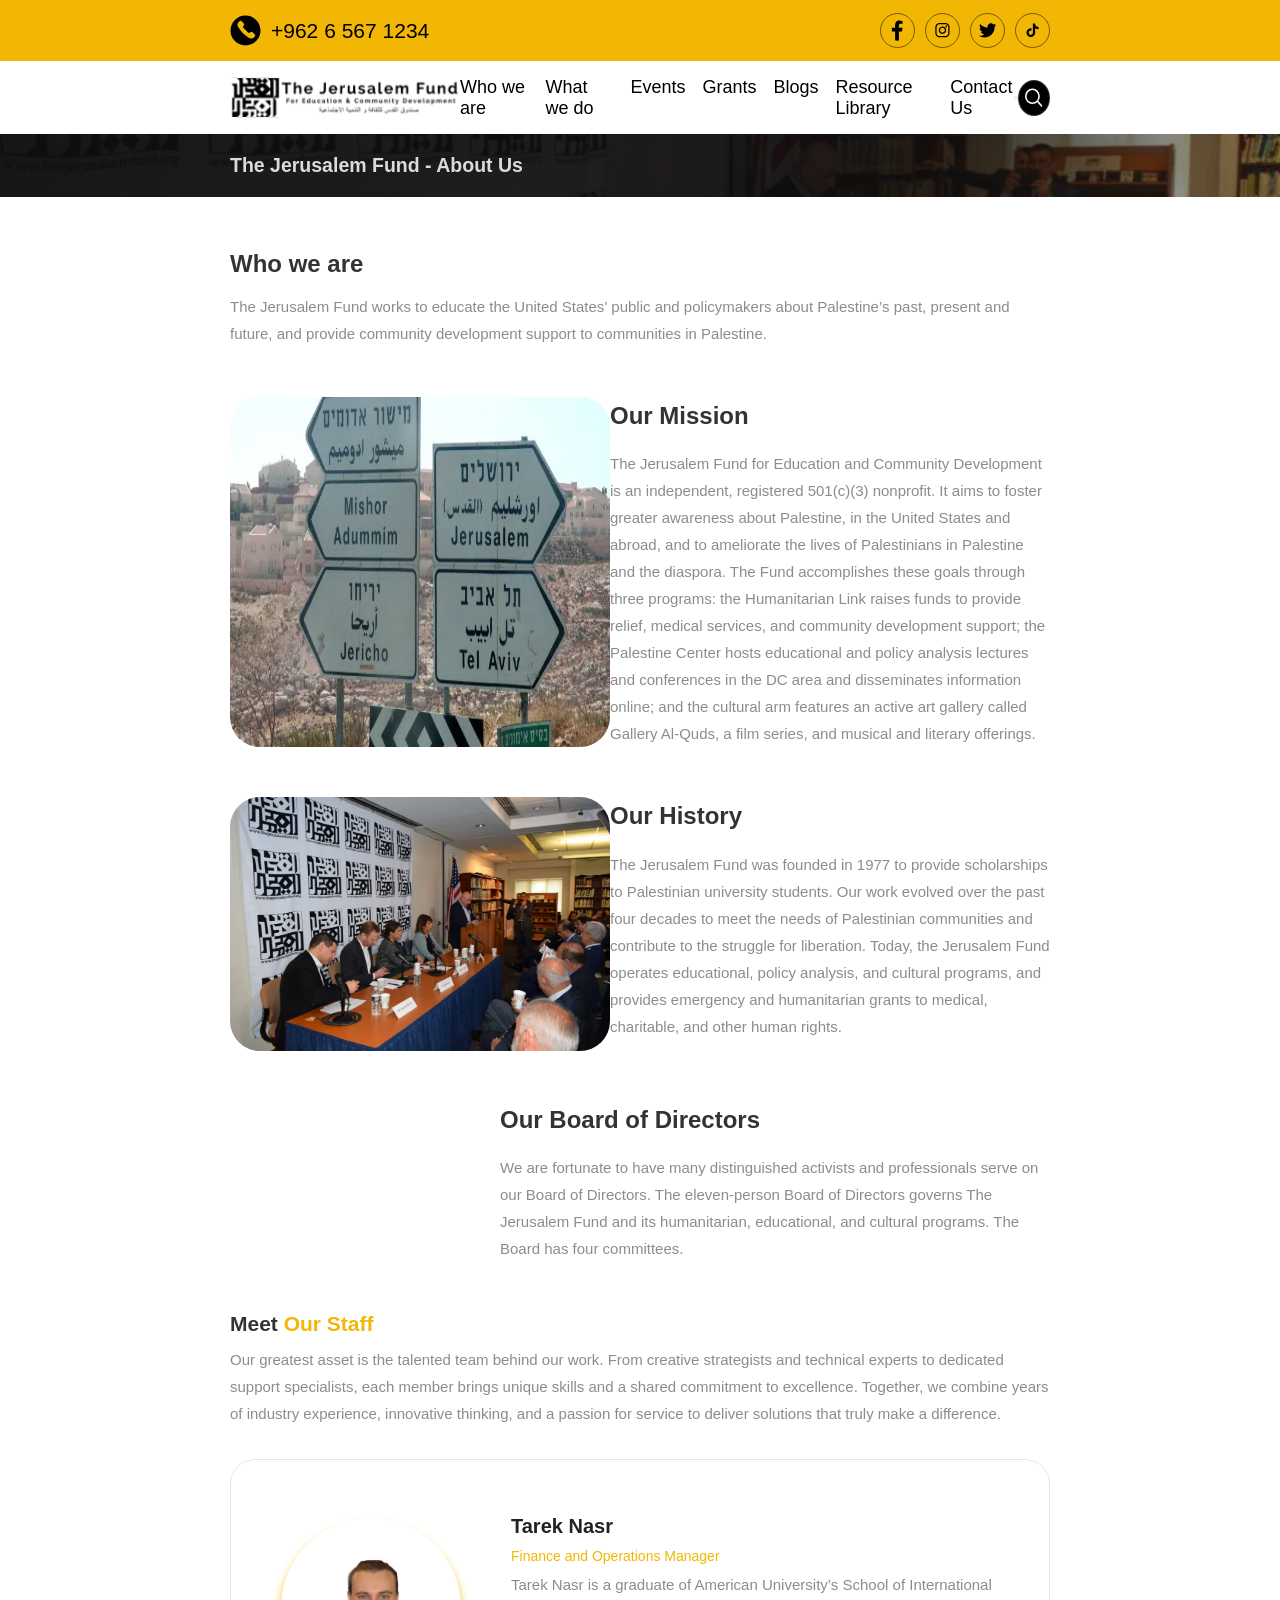
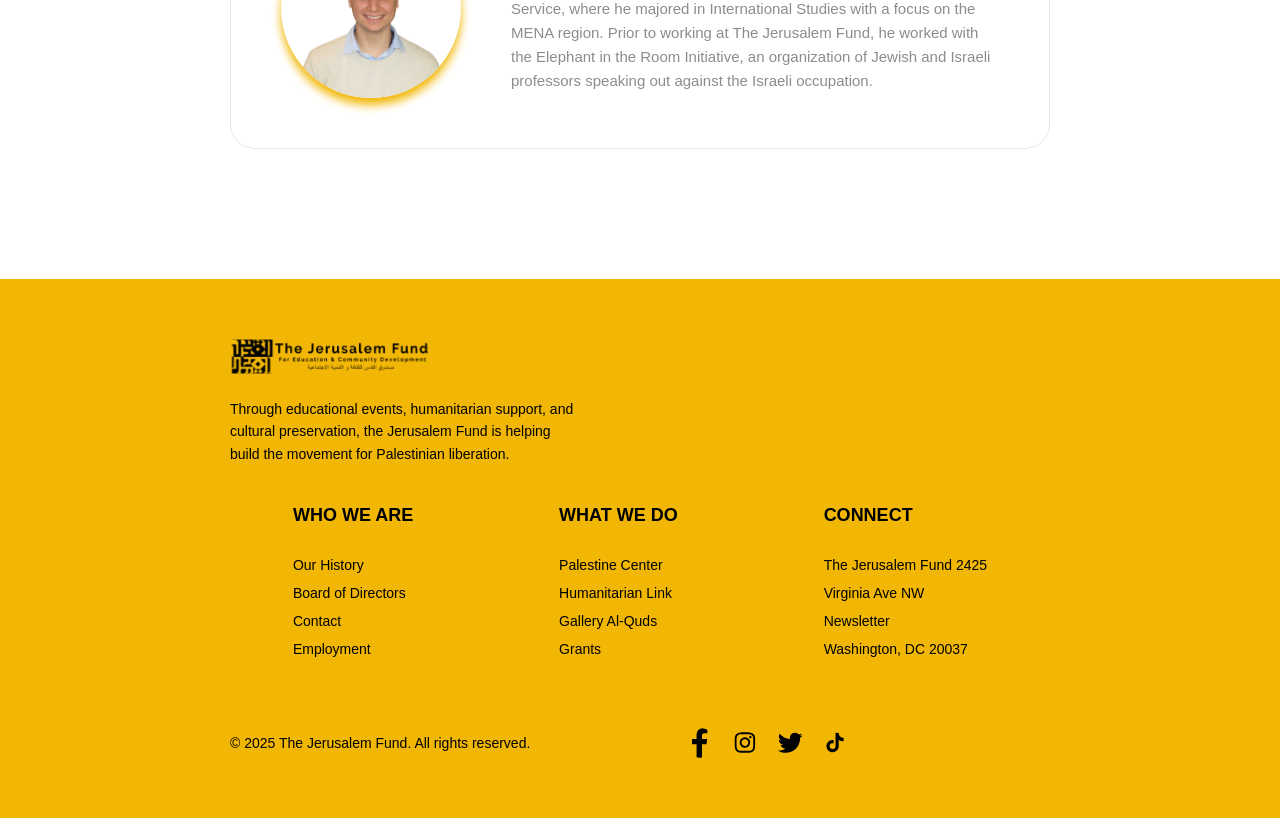
<file: pages/about-us.html>
<!DOCTYPE html>
<html lang="ar">

<head>
    <meta charset="UTF-8">
    <meta name="viewport" content="width=device-width, initial-scale=1.0">
    <title>About Us</title>
    <link rel="stylesheet" href="../css/about-us.css">
    <link rel="stylesheet" href="../javascript.js">
</head>

<body>

    <header>
        <div class="contact-info">
            <div class="phone-info">
                <img src="./images/phone-icon.svg" alt="phone-icon">
                <span>+962 6 567 1234</span>
            </div>

            <div class="social-icons">
                <img src="./images/facebook.svg" alt="facebook-icon">
                <img src="./images/instagram.svg" alt="instagram-icon">
                <img src="./images/twitter.svg" alt="twitter-icon">
                <img src="./images/tiktok.svg" alt="tiktok-icon">
            </div>
        </div>

        <nav class="main-nav">
            <img src="./images/navbar-logo.svg" alt="navbar-logo" class="navbar-logo">

            <div class="nav-links-container">
                <ul class="nav-links">
                    <li><a href="#">Who we are</a></li>
                    <li><a href="#">What we do</a></li>
                    <li><a href="#">Events</a></li>
                    <li><a href="#">Grants</a></li>
                    <li><a href="#">Blogs</a></li>
                    <li><a href="#">Resource Library</a></li>
                    <li><a href="#">Contact Us</a></li>
                </ul>
            </div>


            <button class="nav-toggle" aria-label="Toggle navigation">
                <span class="hamburger">☰</span>
            </button>
            <div class="search-icon">
                <img src="./images/search-icon.svg" alt="Search Icon"
                    style="width: 100%; height: 100%; object-fit: contain;">
            </div>

        </nav>

        <div class="page-path">
            <h2>The Jerusalem Fund - <span>About Us</span></h2>
        </div>
    </header>

    <section class="about-us-section">
        <div>
            <div class="about-us-title">
                <h2>Who we are</h2>
                <p>The Jerusalem Fund works to educate the United States’ public and policymakers about Palestine’s
                    past, present and future, and provide community development support to communities in Palestine.</p>
            </div>
        </div>
        <div class="about-us-content">
            <div class="our-mission">
                <img src=".//images/cities-image.png" alt="nav-meeting" class="mission-image">
                <div class="mission-text">
                    <h3>Our Mission</h3>
                    <p>The Jerusalem Fund for Education and Community Development is an independent, registered
                        501(c)(3) nonprofit. It aims to foster greater awareness about Palestine, in the United States
                        and abroad, and to ameliorate the lives of Palestinians in Palestine and the diaspora. The Fund
                        accomplishes these goals through three programs: the Humanitarian Link raises funds to provide
                        relief, medical services, and community development support; the Palestine Center hosts
                        educational and policy analysis lectures and conferences in the DC area and disseminates
                        information online; and the cultural arm features an active art gallery called Gallery Al-Quds,
                        a film series, and musical and literary offerings.
                </div>
            </div>
            <div class="our-mission">
                <img src=".//images/nav-meeting.png" alt="nav-meeting" class="mission-image">
                <div class="mission-text">
                    <h3>Our History </h3>
                    <p>The Jerusalem Fund was founded in 1977 to provide scholarships to Palestinian university
                        students. Our work evolved over the past four decades to meet the needs of Palestinian
                        communities and contribute to the struggle for liberation. Today, the Jerusalem Fund operates
                        educational, policy analysis, and cultural programs, and provides emergency and humanitarian
                        grants to medical, charitable, and other human rights.</p>
                </div>
            </div>
            <div class="our-mission">
                <div alt="nav-meeting" class="mission-image">
                </div>
                <div class="mission-text">
                    <h3>Our Board of Directors </h3>
                    <p>We are fortunate to have many distinguished activists and professionals serve on our Board of
                        Directors. The eleven-person Board of Directors governs The Jerusalem Fund and its humanitarian,
                        educational, and cultural programs. The Board has four committees.</p>
                </div>
            </div>
        </div>

        <div class="staff-section">
            <div class="staff-title">
                <h1>Meet <span class="yellow-word">Our Staff</span></h1>
                <p>Our greatest asset is the talented team behind our work. From creative strategists and technical
                    experts to dedicated support specialists, each member brings unique skills and a shared commitment
                    to excellence. Together, we combine years of industry experience, innovative thinking, and a passion
                    for service to deliver solutions that truly make a difference.</p>
            </div>
            <div class="staff-member">
                <img src="./images/staff-background.png" alt="Portrait of Tarek Nasr" class="staff-background">

                <div class="staff-info">
                    <div class="staff-details">
                        <h2 class="staff-name">Tarek Nasr</h2>
                        <span class="staff-title yellow-word">Finance and Operations Manager</span>
                    </div>

                    <p class="staff-description">
                        Tarek Nasr is a graduate of American University’s School of International Service, where he
                        majored in International Studies with a focus on the MENA region. Prior to working at The
                        Jerusalem Fund, he worked with the Elephant in the Room Initiative, an organization of
                        Jewish and Israeli professors speaking out against the Israeli occupation.
                    </p>
                </div>
            </div>

        </div>
    </section>

    <footer class="footer">
        <div class="footer-container">
            <div class="footer-logo">
                <img src="./images/navbar-logo.svg" alt="The Jerusalem Fund Logo">
                <p>
                    Through educational events, humanitarian support, and cultural preservation, the Jerusalem Fund is
                    helping build the movement for Palestinian liberation.
                </p>
            </div>

            <div class="footer-links">
                <div class="footer-section">
                    <h3>WHO WE ARE</h3>
                    <ul>
                        <li><a href="#">Our History</a></li>
                        <li><a href="#">Board of Directors</a></li>
                        <li><a href="#">Contact</a></li>
                        <li><a href="#">Employment</a></li>
                    </ul>
                </div>
                <div class="footer-section">
                    <h3>WHAT WE DO</h3>
                    <ul>
                        <li><a href="#">Palestine Center</a></li>
                        <li><a href="#">Humanitarian Link</a></li>
                        <li><a href="#">Gallery Al-Quds</a></li>
                        <li><a href="#">Grants</a></li>
                    </ul>
                </div>
                <div class="footer-section">
                    <h3>CONNECT</h3>
                    <ul>
                        <li><a href="#">The Jerusalem Fund 2425</a></li>
                        <li><a href="#">Virginia Ave NW</a></li>
                        <li><a href="#">Newsletter</a></li>
                        <li><a href="#">Washington, DC 20037</a></li>
                    </ul>
                </div>
            </div>

            <div class="footer-social">
                <div class="footer-copyright">
                    <p>&copy; 2025 The Jerusalem Fund. All rights reserved.</p>
                </div>
                <div class="footer-social-icons">
                    <img src="./images/facebook.svg" alt="facebook-icon">
                    <img src="./images/instagram.svg" alt="instagram-icon">
                    <img src="./images/twitter.svg" alt="twitter-icon">
                    <img src="./images/tiktok.svg" alt="tiktok-icon">
                </div>
            </div>
        </div>
    </footer>



    <script>
        const navToggle = document.querySelector('.nav-toggle');
        const navLinksContainer = document.querySelector('.nav-links-container');

        navToggle.addEventListener('click', () => {
            navLinksContainer.classList.toggle('active');
            navToggle.classList.toggle('open');
        });

    </script>

    <script>
        document.addEventListener("DOMContentLoaded", function () {
            const paragraph = document.getElementById("clamp-paragraph");
            const toggleBtn = document.getElementById("readMoreToggle");

            const checkLines = () => {
                const lineHeight = parseFloat(getComputedStyle(paragraph).lineHeight);
                const lines = Math.round(paragraph.scrollHeight / lineHeight);

                if (lines <= 3) {
                    toggleBtn.style.display = "none";
                }
            };

            checkLines();

            toggleBtn.addEventListener("click", function (e) {
                e.preventDefault();
                paragraph.classList.toggle("expanded");

                toggleBtn.textContent = paragraph.classList.contains("expanded")
                    ? "read less"
                    : "...read more";
            });
        });
    </script>

    <script>
        const toggleBtn = document.querySelector(".nav-toggle");
        const navLinksContainer = document.querySelector(".nav-links-container");

        toggleBtn.addEventListener("click", () => {
            navLinksContainer.classList.toggle("active");
        });
    </script>


</body>

</html>
</file>
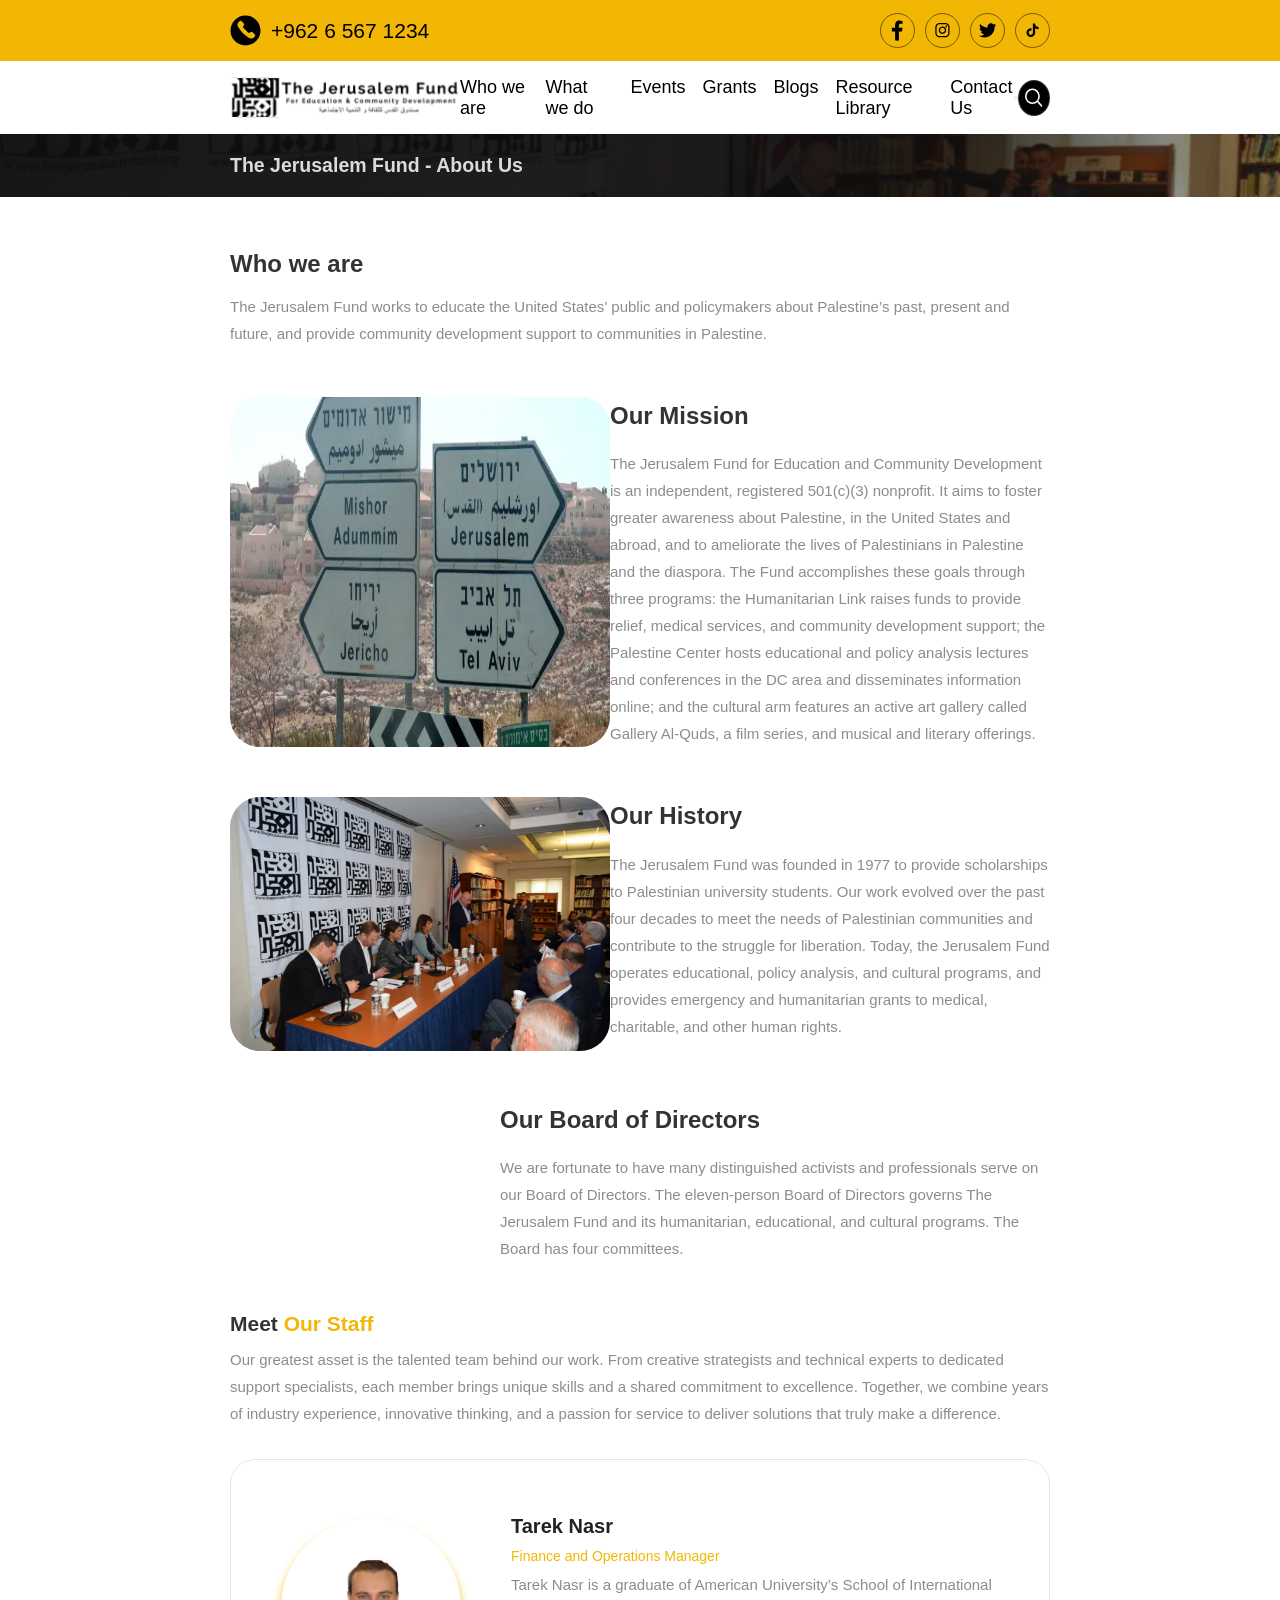
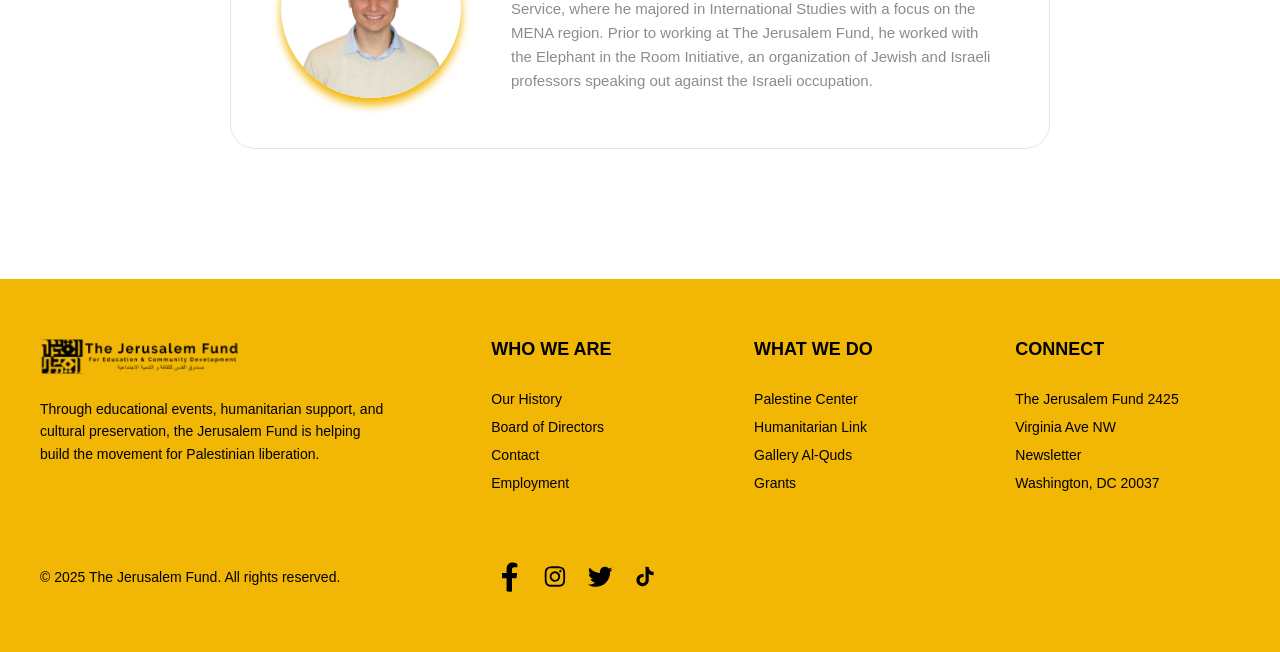
<file: pages/aboutus.html>
<!DOCTYPE html>
<html lang="ar">

<head>
    <meta charset="UTF-8">
    <meta name="viewport" content="width=device-width, initial-scale=1.0">
    <title>About Us</title>
    <link rel="stylesheet" href="../css/aboutus.css">
    <link rel="stylesheet" href="../javascript.js">
</head>

<body>

    <header>
        <div class="contact-info">
            <div class="phone-info">
                <img src="./images/phone-icon.svg" alt="phone-icon">
                <span>+962 6 567 1234</span>
            </div>

            <div class="social-icons">
                <img src="./images/facebook.svg" alt="facebook-icon">
                <img src="./images/instagram.svg" alt="instagram-icon">
                <img src="./images/twitter.svg" alt="twitter-icon">
                <img src="./images/tiktok.svg" alt="tiktok-icon">
            </div>
        </div>

        <nav class="main-nav">
            <img src="./images/navbar-logo.svg" alt="navbar-logo" class="navbar-logo">

            <div class="nav-links-container">
                <ul class="nav-links">
                    <li><a href="#">Who we are</a></li>
                    <li><a href="#">What we do</a></li>
                    <li><a href="#">Events</a></li>
                    <li><a href="#">Grants</a></li>
                    <li><a href="#">Blogs</a></li>
                    <li><a href="#">Resource Library</a></li>
                    <li><a href="#">Contact Us</a></li>
                </ul>
            </div>


            <button class="nav-toggle" aria-label="Toggle navigation">
                <span class="hamburger">☰</span>
            </button>
            <div class="search-icon">
                <img src="./images/search-icon.svg" alt="Search Icon"
                    style="width: 100%; height: 100%; object-fit: contain;">
            </div>

        </nav>

        <div class="page-path">
            <h2>The Jerusalem Fund - <span>About Us</span></h2>
        </div>
    </header>

    <section class="about-us-section">
        <div>
            <div class="about-us-title">
                <h2>Who we are</h2>
                <p>The Jerusalem Fund works to educate the United States’ public and policymakers about Palestine’s
                    past, present and future, and provide community development support to communities in Palestine.</p>
            </div>
        </div>
        <div class="about-us-content">
            <div class="our-mission">
                <img src=".//images/cities-image.png" alt="nav-meeting" class="mission-image">
                <div class="mission-text">
                    <h3>Our Mission</h3>
                    <p>The Jerusalem Fund for Education and Community Development is an independent, registered
                        501(c)(3) nonprofit. It aims to foster greater awareness about Palestine, in the United States
                        and abroad, and to ameliorate the lives of Palestinians in Palestine and the diaspora. The Fund
                        accomplishes these goals through three programs: the Humanitarian Link raises funds to provide
                        relief, medical services, and community development support; the Palestine Center hosts
                        educational and policy analysis lectures and conferences in the DC area and disseminates
                        information online; and the cultural arm features an active art gallery called Gallery Al-Quds,
                        a film series, and musical and literary offerings.
                </div>
            </div>
            <div class="our-mission">
                <img src=".//images/nav-meeting.png" alt="nav-meeting" class="mission-image">
                <div class="mission-text">
                    <h3>Our History </h3>
                    <p>The Jerusalem Fund was founded in 1977 to provide scholarships to Palestinian university
                        students. Our work evolved over the past four decades to meet the needs of Palestinian
                        communities and contribute to the struggle for liberation. Today, the Jerusalem Fund operates
                        educational, policy analysis, and cultural programs, and provides emergency and humanitarian
                        grants to medical, charitable, and other human rights.</p>
                </div>
            </div>
            <div class="our-mission">
                <div alt="nav-meeting" class="mission-image">
                </div>
                <div class="mission-text">
                    <h3>Our Board of Directors </h3>
                    <p>We are fortunate to have many distinguished activists and professionals serve on our Board of
                        Directors. The eleven-person Board of Directors governs The Jerusalem Fund and its humanitarian,
                        educational, and cultural programs. The Board has four committees.</p>
                </div>
            </div>
        </div>

        <div class="staff-section">
            <div class="staff-title">
                <h1>Meet <span class="yellow-word">Our Staff</span></h1>
                <p>Our greatest asset is the talented team behind our work. From creative strategists and technical
                    experts to dedicated support specialists, each member brings unique skills and a shared commitment
                    to excellence. Together, we combine years of industry experience, innovative thinking, and a passion
                    for service to deliver solutions that truly make a difference.</p>
            </div>
            <div class="staff-member">
                <img src="./images/staff-background.png" alt="Portrait of Tarek Nasr" class="staff-background">

                <div class="staff-info">
                    <div class="staff-details">
                        <h2 class="staff-name">Tarek Nasr</h2>
                        <span class="staff-title yellow-word">Finance and Operations Manager</span>
                    </div>

                    <p class="staff-description">
                        Tarek Nasr is a graduate of American University’s School of International Service, where he
                        majored in International Studies with a focus on the MENA region. Prior to working at The
                        Jerusalem Fund, he worked with the Elephant in the Room Initiative, an organization of
                        Jewish and Israeli professors speaking out against the Israeli occupation.
                    </p>
                </div>
            </div>

        </div>
    </section>

    <footer class="footer">
        <div class="footer-container">
            <div class="footer-logo">
                <img src="./images/navbar-logo.svg" alt="The Jerusalem Fund Logo">
                <p>
                    Through educational events, humanitarian support, and cultural preservation, the Jerusalem Fund is
                    helping build the movement for Palestinian liberation.
                </p>
            </div>

            <div class="footer-links">
                <div class="footer-section">
                    <h3>WHO WE ARE</h3>
                    <ul>
                        <li><a href="#">Our History</a></li>
                        <li><a href="#">Board of Directors</a></li>
                        <li><a href="#">Contact</a></li>
                        <li><a href="#">Employment</a></li>
                    </ul>
                </div>
                <div class="footer-section">
                    <h3>WHAT WE DO</h3>
                    <ul>
                        <li><a href="#">Palestine Center</a></li>
                        <li><a href="#">Humanitarian Link</a></li>
                        <li><a href="#">Gallery Al-Quds</a></li>
                        <li><a href="#">Grants</a></li>
                    </ul>
                </div>
                <div class="footer-section">
                    <h3>CONNECT</h3>
                    <ul>
                        <li><a href="#">The Jerusalem Fund 2425</a></li>
                        <li><a href="#">Virginia Ave NW</a></li>
                        <li><a href="#">Newsletter</a></li>
                        <li><a href="#">Washington, DC 20037</a></li>
                    </ul>
                </div>
            </div>

            <div class="footer-social">
                <div class="footer-copyright">
                    <p>&copy; 2025 The Jerusalem Fund. All rights reserved.</p>
                </div>
                <div class="footer-social-icons">
                    <img src="./images/facebook.svg" alt="facebook-icon">
                    <img src="./images/instagram.svg" alt="instagram-icon">
                    <img src="./images/twitter.svg" alt="twitter-icon">
                    <img src="./images/tiktok.svg" alt="tiktok-icon">
                </div>
            </div>
        </div>
    </footer>



    <script>
        const navToggle = document.querySelector('.nav-toggle');
        const navLinksContainer = document.querySelector('.nav-links-container');

        navToggle.addEventListener('click', () => {
            navLinksContainer.classList.toggle('active');
            navToggle.classList.toggle('open');
        });

    </script>

    <script>
        document.addEventListener("DOMContentLoaded", function () {
            const paragraph = document.getElementById("clamp-paragraph");
            const toggleBtn = document.getElementById("readMoreToggle");

            const checkLines = () => {
                const lineHeight = parseFloat(getComputedStyle(paragraph).lineHeight);
                const lines = Math.round(paragraph.scrollHeight / lineHeight);

                if (lines <= 3) {
                    toggleBtn.style.display = "none";
                }
            };

            checkLines();

            toggleBtn.addEventListener("click", function (e) {
                e.preventDefault();
                paragraph.classList.toggle("expanded");

                toggleBtn.textContent = paragraph.classList.contains("expanded")
                    ? "read less"
                    : "...read more";
            });
        });
    </script>

    <script>
        const toggleBtn = document.querySelector(".nav-toggle");
        const navLinksContainer = document.querySelector(".nav-links-container");

        toggleBtn.addEventListener("click", () => {
            navLinksContainer.classList.toggle("active");
        });
    </script>


</body>

</html>
</file>
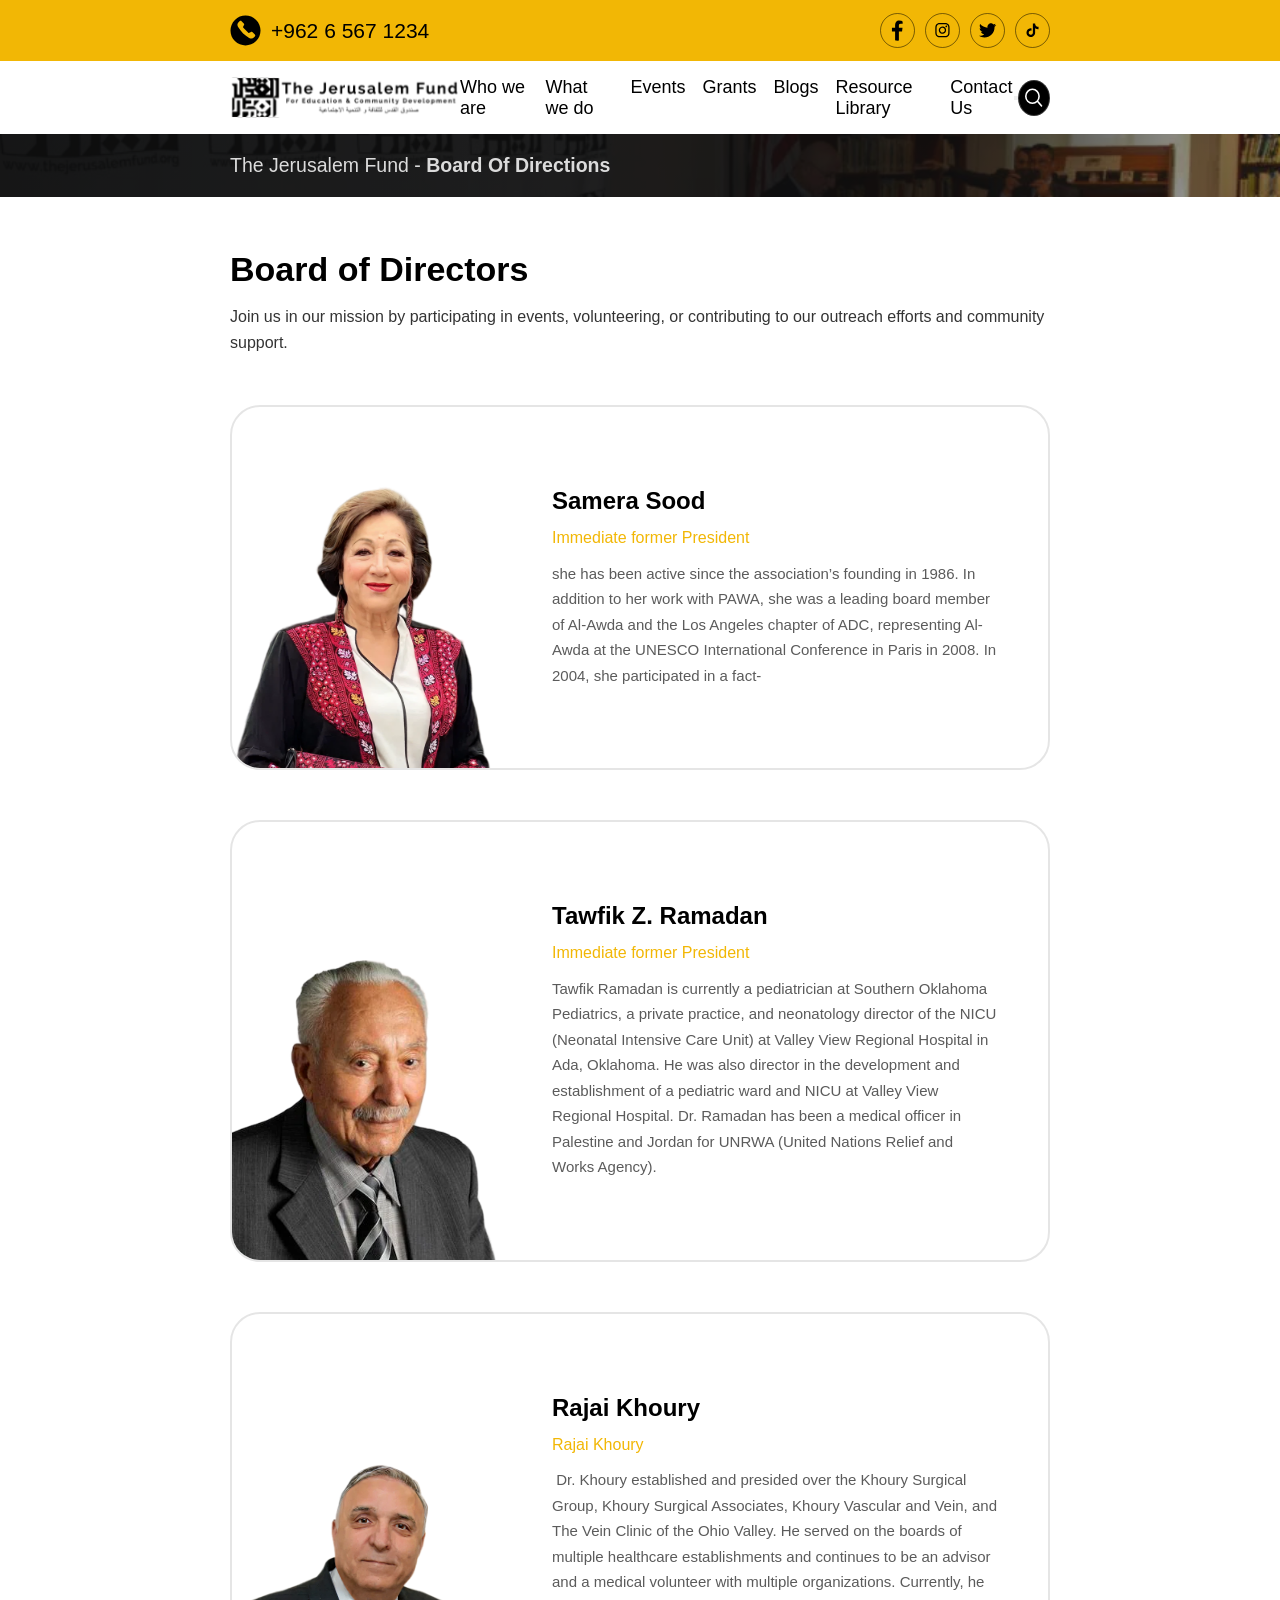
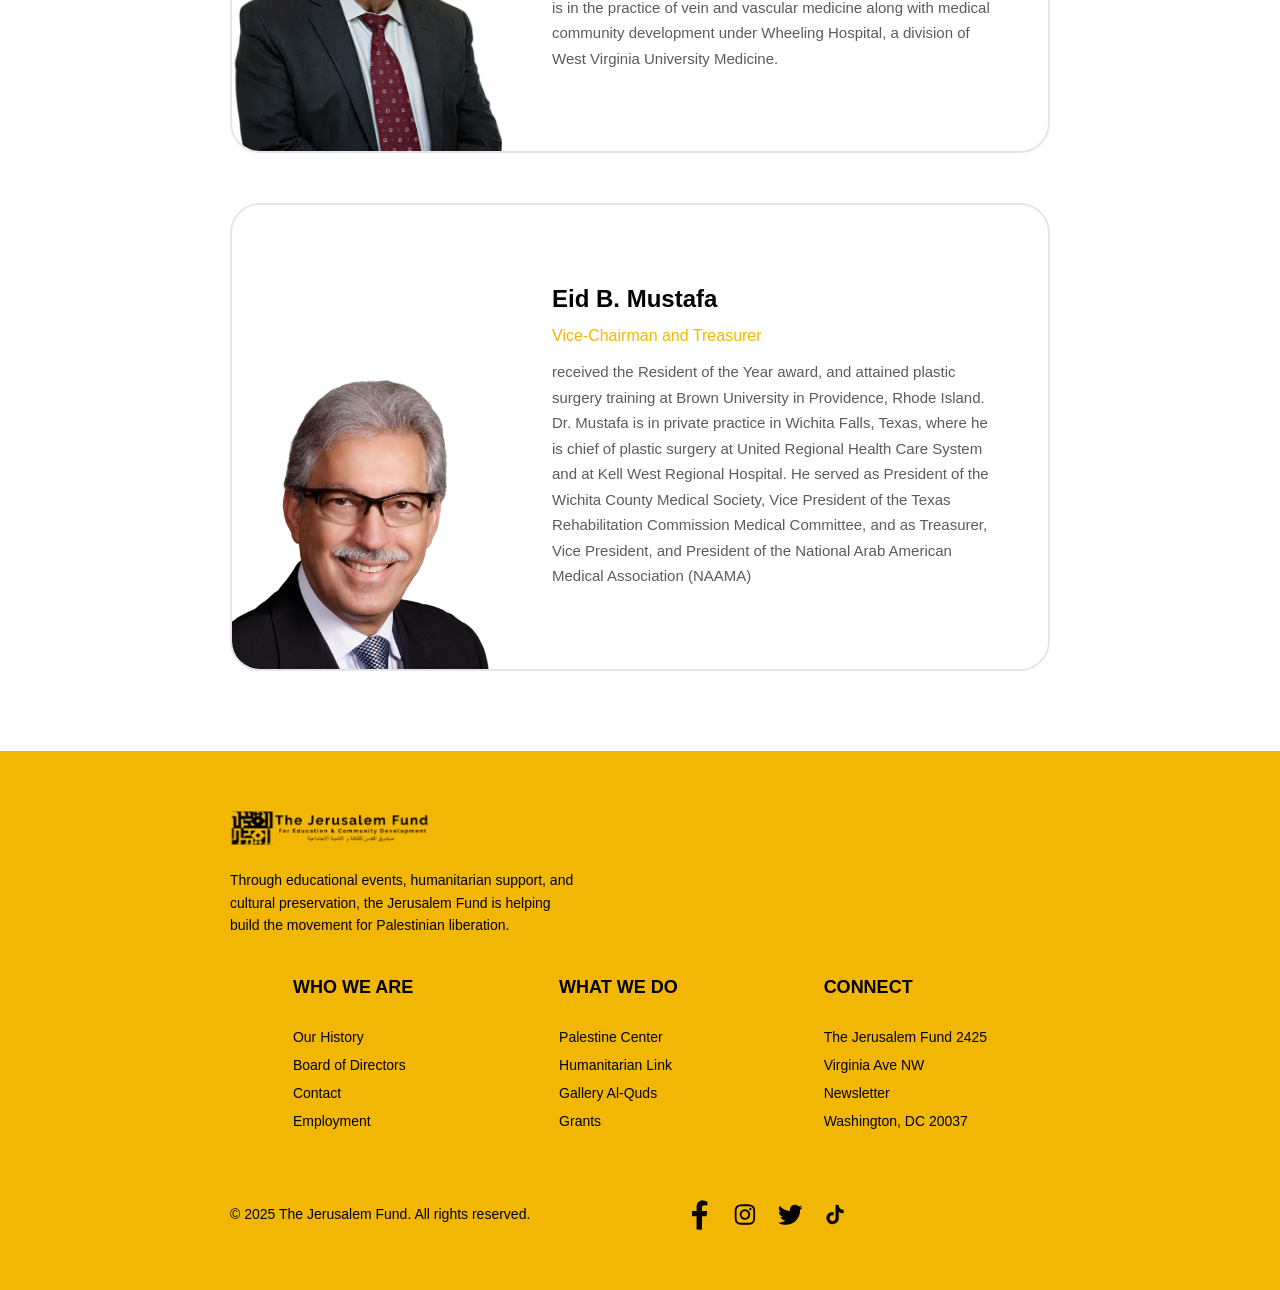
<file: pages/board.html>
<!DOCTYPE html>
<html lang="ar">

<head>
    <meta charset="UTF-8">
    <meta name="viewport" content="width=device-width, initial-scale=1.0">
    <title>Board</title>
    <link rel="stylesheet" href="../css/board.css">
</head>

<body>
    <header>
        <div class="contact-info">
            <div class="phone-info">
                <img src="./images/phone-icon.svg" alt="phone-icon">
                <span>+962 6 567 1234</span>
            </div>

            <div class="social-icons">
                <img src="./images/facebook.svg" alt="facebook-icon">
                <img src="./images/instagram.svg" alt="instagram-icon">
                <img src="./images/twitter.svg" alt="twitter-icon">
                <img src="./images/tiktok.svg" alt="tiktok-icon">
            </div>
        </div>

        <nav class="main-nav">
            <img src="./images/navbar-logo.svg" alt="navbar-logo" class="navbar-logo">

            <div class="nav-links-container">
                <ul class="nav-links">
                    <li><a href="#">Who we are</a></li>
                    <li><a href="#">What we do</a></li>
                    <li><a href="#">Events</a></li>
                    <li><a href="#">Grants</a></li>
                    <li><a href="#">Blogs</a></li>
                    <li><a href="#">Resource Library</a></li>
                    <li><a href="#">Contact Us</a></li>
                </ul>
            </div>


            <button class="nav-toggle" aria-label="Toggle navigation">
                <span class="hamburger">☰</span>
            </button>
            <div class="search-icon">
                <img src="./images/search-icon.svg" alt="Search Icon"
                    style="width: 100%; height: 100%; object-fit: contain;">
            </div>

        </nav>

        <div class="page-path">
            <h2>The Jerusalem Fund - <span>Board Of Directions</span></h2>
        </div>
    </header>


    <section class="board-section">
        <div class="board-container">
            <div class="board-header">
                <h1>Board of Directors</h1>
                <p>Join us in our mission by participating in events, volunteering, or contributing to our outreach
                    efforts and community support.</p>
            </div>
            <div class="board-members">
                <div class="board-member">
                    <div class="member-image-container">
                        <img src="./images/board-member1.png" alt=" Member Image" class="member-image" style="transform: scale(2); object-position: -22px 80px;">
                    </div>
                    <div class="member-info">
                        <h3>Samera Sood</h3>
                        <p>Immediate former President</p>
                        <span>she has been active since the association’s founding in 1986. In addition to her work with
                            PAWA, she was a leading board member of Al-Awda and the Los Angeles chapter of ADC,
                            representing Al-Awda at the UNESCO International Conference in Paris in 2008. In 2004, she
                            participated in a fact-</span>
                    </div>
                </div>
                <div class="board-member">
                    <div class="member-image-container">
                        <img src="./images/board-member2.png" alt=" Member Image" class="member-image" style="transform: scaleX(-1);">
                    </div>
                    <div class="member-info">
                        <h3>Tawfik Z. Ramadan</h3>
                        <p>Immediate former President</p>
                        <span>Tawfik Ramadan is currently a pediatrician at Southern Oklahoma Pediatrics, a private
                            practice, and neonatology director of the NICU (Neonatal Intensive Care Unit) at Valley View
                            Regional Hospital in Ada, Oklahoma. He was also director in the development and
                            establishment of a pediatric ward and NICU at Valley View Regional Hospital. Dr. Ramadan has
                            been a medical officer in Palestine and Jordan for UNRWA (United Nations Relief and Works
                            Agency).</span>
                    </div>
                </div>
                <div class="board-member">
                    <div class="member-image-container">
                        <img src="./images/board-member3.png" alt=" Member Image" class="member-image">
                    </div>
                    <div class="member-info">
                        <h3>Rajai Khoury</h3>
                        <p>Rajai Khoury</p>
                        <span> Dr. Khoury established and presided over the Khoury Surgical Group, Khoury Surgical
                            Associates, Khoury Vascular and Vein, and The Vein Clinic of the Ohio Valley. He served on
                            the boards of multiple healthcare establishments and continues to be an advisor and a
                            medical volunteer with multiple organizations. Currently, he is in the practice of vein and
                            vascular medicine along with medical community development under Wheeling Hospital, a
                            division of West Virginia University Medicine.</span>
                    </div>
                </div>
                <div class="board-member">
                    <div class="member-image-container">
                        <img src="./images/board-member4.png" alt=" Member Image" class="member-image">
                    </div>
                    <div class="member-info">
                        <h3>Eid B. Mustafa</h3>
                        <p>Vice-Chairman and Treasurer</p>
                        <span>received the Resident of the Year award, and attained plastic surgery training at Brown
                            University in Providence, Rhode Island. Dr. Mustafa is in private practice in Wichita Falls,
                            Texas, where he is chief of plastic surgery at United Regional Health Care System and at
                            Kell West Regional Hospital. He served as President of the Wichita County Medical Society,
                            Vice President of the Texas Rehabilitation Commission Medical Committee, and as Treasurer,
                            Vice President, and President of the National Arab American Medical Association
                            (NAAMA)</span>
                    </div>
                </div>
            </div>
        </div>
    </section>

    <footer class="footer">
        <div class="footer-container">
            <div class="footer-logo">
                <img src="./images/navbar-logo.svg" alt="The Jerusalem Fund Logo">
                <p>
                    Through educational events, humanitarian support, and cultural preservation, the Jerusalem Fund is
                    helping build the movement for Palestinian liberation.
                </p>
            </div>

            <div class="footer-links">
                <div class="footer-section">
                    <h3>WHO WE ARE</h3>
                    <ul>
                        <li><a href="#">Our History</a></li>
                        <li><a href="#">Board of Directors</a></li>
                        <li><a href="#">Contact</a></li>
                        <li><a href="#">Employment</a></li>
                    </ul>
                </div>
                <div class="footer-section">
                    <h3>WHAT WE DO</h3>
                    <ul>
                        <li><a href="#">Palestine Center</a></li>
                        <li><a href="#">Humanitarian Link</a></li>
                        <li><a href="#">Gallery Al-Quds</a></li>
                        <li><a href="#">Grants</a></li>
                    </ul>
                </div>
                <div class="footer-section">
                    <h3>CONNECT</h3>
                    <ul>
                        <li><a href="#">The Jerusalem Fund 2425</a></li>
                        <li><a href="#">Virginia Ave NW</a></li>
                        <li><a href="#">Newsletter</a></li>
                        <li><a href="#">Washington, DC 20037</a></li>
                    </ul>
                </div>
            </div>

            <div class="footer-social">
                <div class="footer-copyright">
                    <p>&copy; 2025 The Jerusalem Fund. All rights reserved.</p>
                </div>
                <div class="footer-social-icons">
                    <img src="./images/facebook.svg" alt="facebook-icon">
                    <img src="./images/instagram.svg" alt="instagram-icon">
                    <img src="./images/twitter.svg" alt="twitter-icon">
                    <img src="./images/tiktok.svg" alt="tiktok-icon">
                </div>
            </div>
        </div>
    </footer>

</body>

</html>
</file>
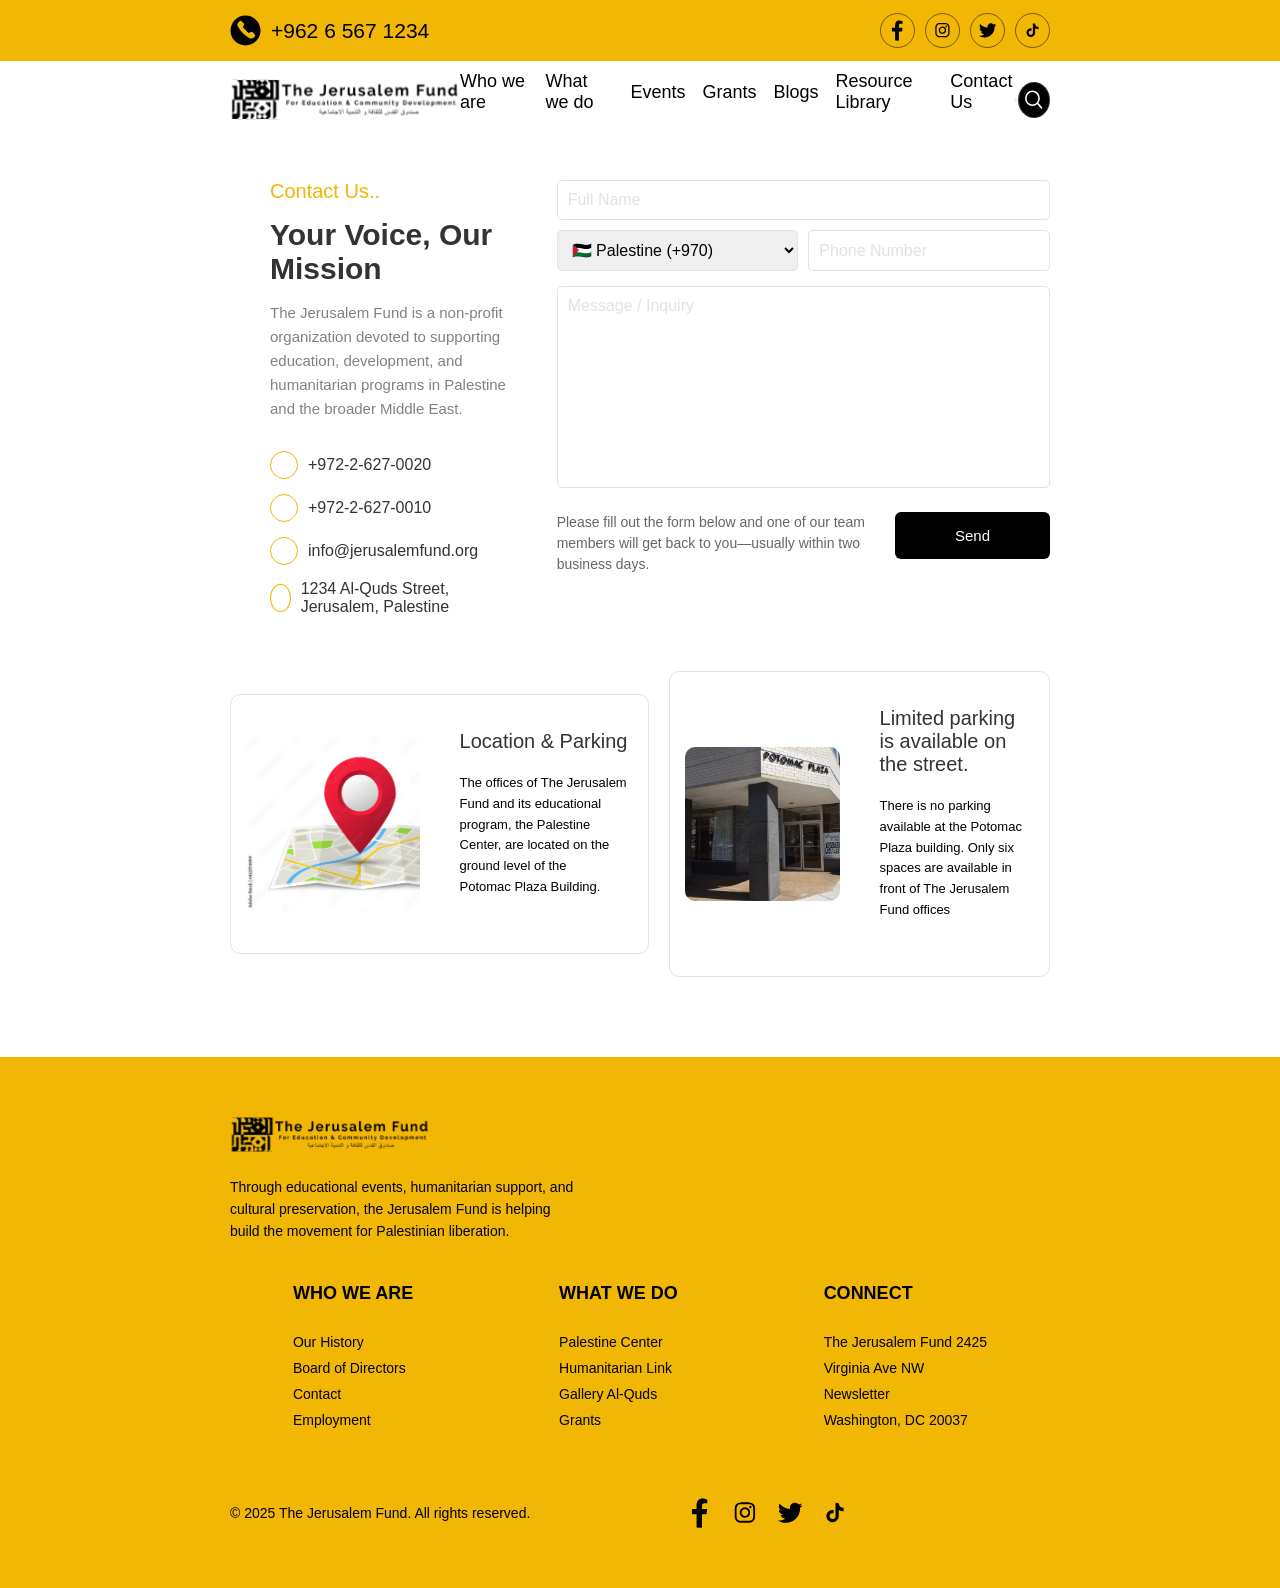
<file: pages/contact-us.html>
<!DOCTYPE html>
<html lang="ar">

<head>
    <meta charset="UTF-8">
    <meta name="viewport" content="width=device-width, initial-scale=1.0">
    <title>Contact Us</title>
    <link rel="stylesheet" href="../css/contact-us.css">
</head>

<body>
    <header>
        <div class="contact-info">
            <div class="phone-info">
                <img src="./images/phone-icon.svg" alt="phone-icon">
                <span>+962 6 567 1234</span>
            </div>

            <div class="social-icons">
                <img src="./images/facebook.svg" alt="facebook-icon">
                <img src="./images/instagram.svg" alt="instagram-icon">
                <img src="./images/twitter.svg" alt="twitter-icon">
                <img src="./images/tiktok.svg" alt="tiktok-icon">
            </div>
        </div>

        <nav class="main-nav">
            <img src="./images/navbar-logo.svg" alt="navbar-logo" class="navbar-logo">

            <div class="nav-links-container">
                <ul class="nav-links">
                    <li><a href="#">Who we are</a></li>
                    <li><a href="#">What we do</a></li>
                    <li><a href="#">Events</a></li>
                    <li><a href="#">Grants</a></li>
                    <li><a href="#">Blogs</a></li>
                    <li><a href="#">Resource Library</a></li>
                    <li><a href="#">Contact Us</a></li>
                </ul>
            </div>


            <button class="nav-toggle" aria-label="Toggle navigation">
                <span class="hamburger">☰</span>
            </button>
            <div class="search-icon">
                <img src="./images/search-icon.svg" alt="Search Icon"
                    style="width: 100%; height: 100%; object-fit: contain;">
            </div>

        </nav>
    </header>

    <section>
        <div class="contact-section">
            <div class="contact-about">
                <div class="left-section">
                    <div class="contact-details">
                        <span class="contact-title">Contact Us..</span>
                        <h3 class="contact-aim">Your Voice, Our Mission</h3>
                        <p class="contact-explain">The Jerusalem Fund is a non-profit organization devoted to supporting
                            education, development,
                            and
                            humanitarian programs in Palestine and the broader Middle East.</p>
                    </div>

                    <div class="contact-numbers">
                        <ul>
                            <li>
                                <div class="square"></div><span>+972-2-627-0020</span>
                            </li>
                            <li>
                                <div class="square"></div><span>+972-2-627-0010</span>
                            </li>
                            <li>
                                <div class="square"></div><span>info@jerusalemfund.org</span>
                            </li>
                            <li>
                                <div class="square"></div><span>1234 Al-Quds Street, Jerusalem, Palestine</span>
                            </li>
                        </ul>
                    </div>
                </div>

                <div class="right-section">
                    <form action="#" method="post" class="contact-form">
                        <div class="form-group">
                            <!-- Full Name -->
                            <input type="text" id="name" name="name" placeholder="Full Name" required>

                            <!-- Country Code + Phone Number -->
                            <div class="phone-wrapper">
                                <select id="country-code" name="country-code" required>
                                    <option value="+1">🇺🇸 United States (+1)</option>
                                    <option value="+44">🇬🇧 United Kingdom (+44)</option>
                                    <option value="+86">🇨🇳 China (+86)</option>
                                    <option value="+91">🇮🇳 India (+91)</option>

                                    <!-- Arab Countries -->
                                    <option value="+970" selected>🇵🇸 Palestine (+970)</option>
                                    <option value="+20">🇪🇬 Egypt (+20)</option>
                                    <option value="+966">🇸🇦 Saudi Arabia (+966)</option>
                                    <option value="+971">🇦🇪 UAE (+971)</option>
                                    <option value="+962">🇯🇴 Jordan (+962)</option>
                                    <option value="+963">🇸🇾 Syria (+963)</option>
                                    <option value="+961">🇱🇧 Lebanon (+961)</option>
                                    <option value="+964">🇮🇶 Iraq (+964)</option>
                                    <option value="+965">🇰🇼 Kuwait (+965)</option>
                                    <option value="+968">🇴🇲 Oman (+968)</option>
                                    <option value="+974">🇶🇦 Qatar (+974)</option>
                                    <option value="+212">🇲🇦 Morocco (+212)</option>
                                    <option value="+213">🇩🇿 Algeria (+213)</option>
                                    <option value="+216">🇹🇳 Tunisia (+216)</option>
                                    <option value="+218">🇱🇾 Libya (+218)</option>
                                    <option value="+967">🇾🇪 Yemen (+967)</option>
                                    <option value="+249">🇸🇩 Sudan (+249)</option>

                                    <!-- Others -->
                                    <option value="+33">🇫🇷 France (+33)</option>
                                    <option value="+49">🇩🇪 Germany (+49)</option>
                                    <option value="+81">🇯🇵 Japan (+81)</option>
                                    <option value="+82">🇰🇷 South Korea (+82)</option>
                                </select>

                                <input type="text" name="phone-number" id="phone-number" placeholder="Phone Number"
                                    required>
                            </div>

                            <!-- Message -->
                            <textarea name="message" id="message" placeholder="Message / Inquiry" rows="10"
                                required></textarea>

                            <!-- Info + Submit -->
                            <div class="form-bottom">
                                <p class="form-note">
                                    Please fill out the form below and one of our team members will get back to
                                    you—usually within two business days.
                                </p>
                                <button type="submit" class="send-button">Send</button>
                            </div>
                        </div>
                    </form>
                </div>

            </div>

            <div class="contact-location">
                <div class="location-header">
                    <div class="location-icon">
                        <img src="../pages/images/location-img.png" alt="location-img">
                    </div>
                    <div class="location-text">
                        <h2>Location & Parking</h2>
                        <p>The offices of The Jerusalem Fund and its educational program, the Palestine Center, are
                            located on the ground level of the Potomac Plaza Building.</p>
                    </div>
                </div>
                <div class="location-header">
                    <div class="location-icon">
                        <img src="../pages/images/parking-img.png" alt="location-img">
                    </div>
                    <div class="location-text">
                        <h2>Limited parking is available on the street.</h2>
                        <p>There is no parking available at the Potomac Plaza building. Only six spaces are available in
                            front of The Jerusalem Fund offices</p>
                    </div>
                </div>

            </div>

    </section>



    <footer class="footer">
        <div class="footer-container">
            <div class="footer-logo">
                <img src="./images/navbar-logo.svg" alt="The Jerusalem Fund Logo">
                <p>
                    Through educational events, humanitarian support, and cultural preservation, the Jerusalem Fund is
                    helping build the movement for Palestinian liberation.
                </p>
            </div>

            <div class="footer-links">
                <div class="footer-section">
                    <h3>WHO WE ARE</h3>
                    <ul>
                        <li><a href="#">Our History</a></li>
                        <li><a href="#">Board of Directors</a></li>
                        <li><a href="#">Contact</a></li>
                        <li><a href="#">Employment</a></li>
                    </ul>
                </div>
                <div class="footer-section">
                    <h3>WHAT WE DO</h3>
                    <ul>
                        <li><a href="#">Palestine Center</a></li>
                        <li><a href="#">Humanitarian Link</a></li>
                        <li><a href="#">Gallery Al-Quds</a></li>
                        <li><a href="#">Grants</a></li>
                    </ul>
                </div>
                <div class="footer-section">
                    <h3>CONNECT</h3>
                    <ul>
                        <li><a href="#">The Jerusalem Fund 2425</a></li>
                        <li><a href="#">Virginia Ave NW</a></li>
                        <li><a href="#">Newsletter</a></li>
                        <li><a href="#">Washington, DC 20037</a></li>
                    </ul>
                </div>
            </div>

            <div class="footer-social">
                <div class="footer-copyright">
                    <p>&copy; 2025 The Jerusalem Fund. All rights reserved.</p>
                </div>
                <div class="footer-social-icons">
                    <img src="./images/facebook.svg" alt="facebook-icon">
                    <img src="./images/instagram.svg" alt="instagram-icon">
                    <img src="./images/twitter.svg" alt="twitter-icon">
                    <img src="./images/tiktok.svg" alt="tiktok-icon">
                </div>
            </div>
        </div>
    </footer>
</body>

</html>
</file>
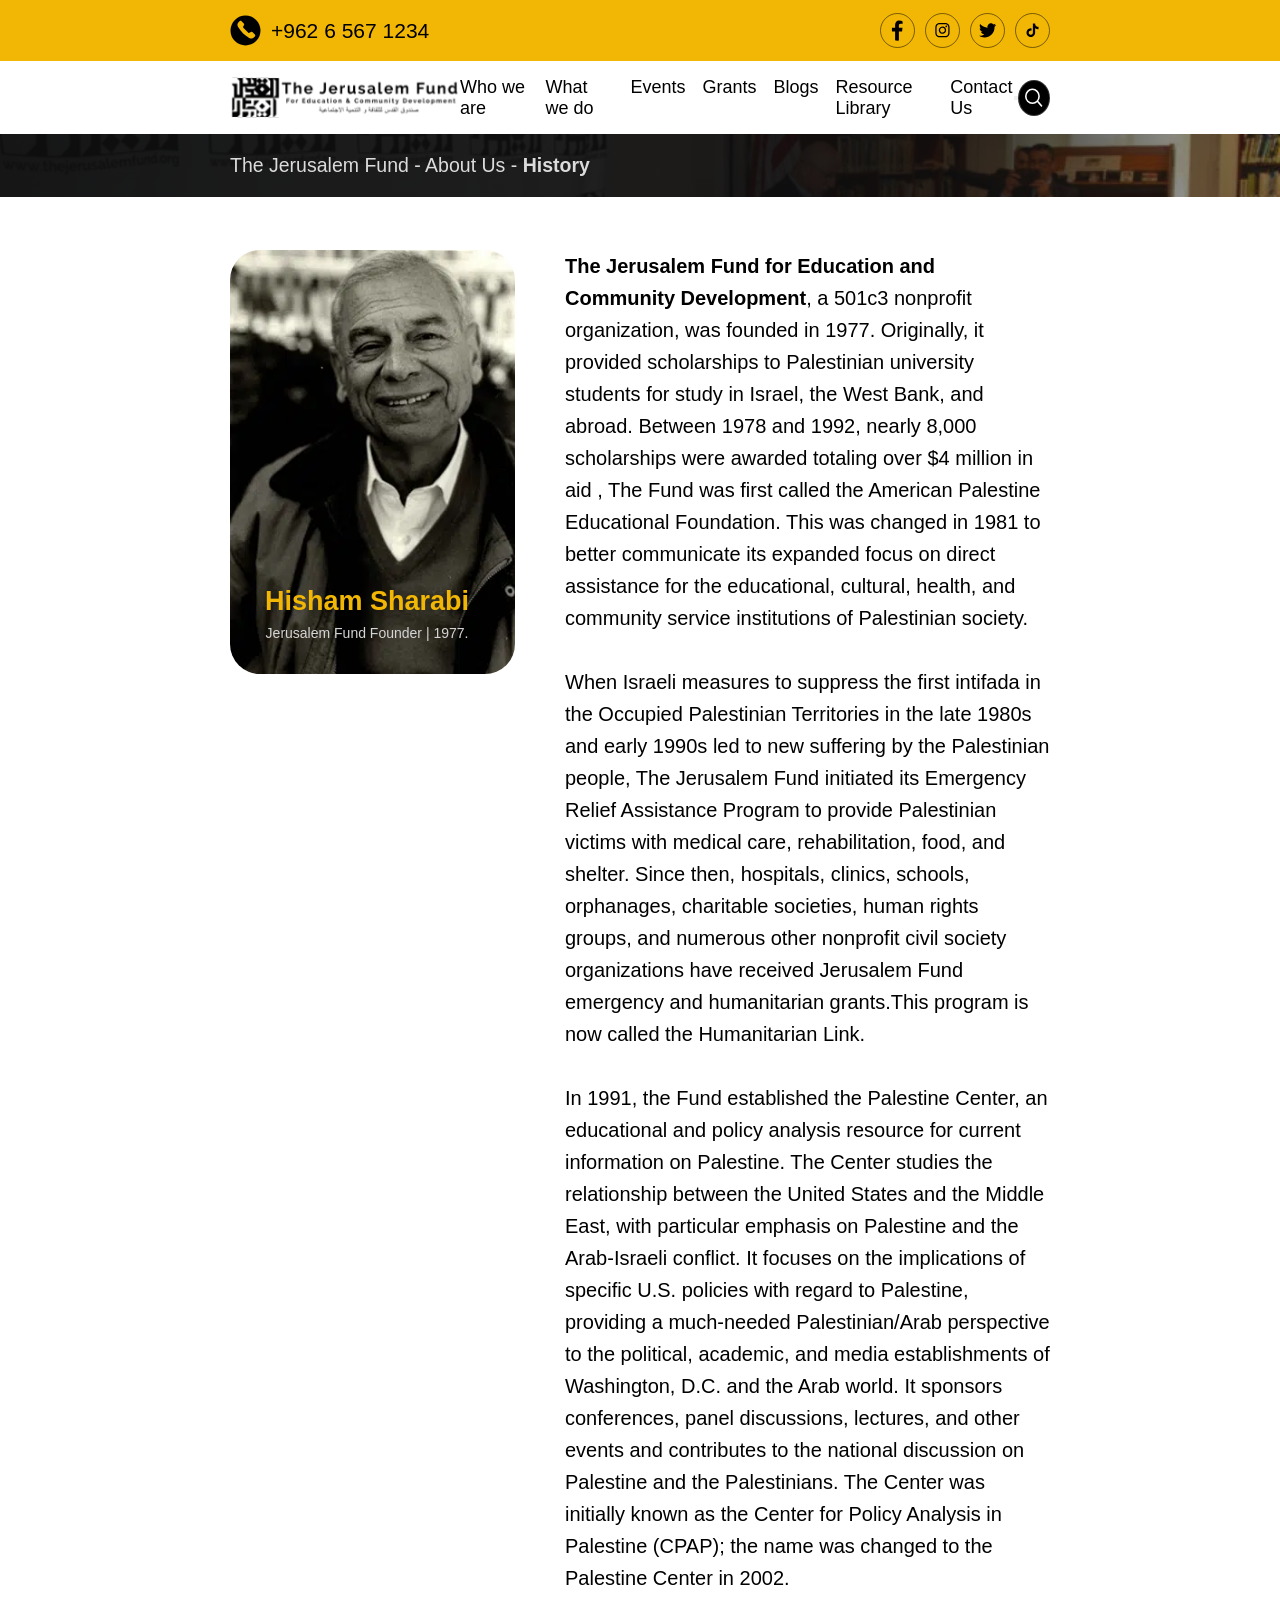
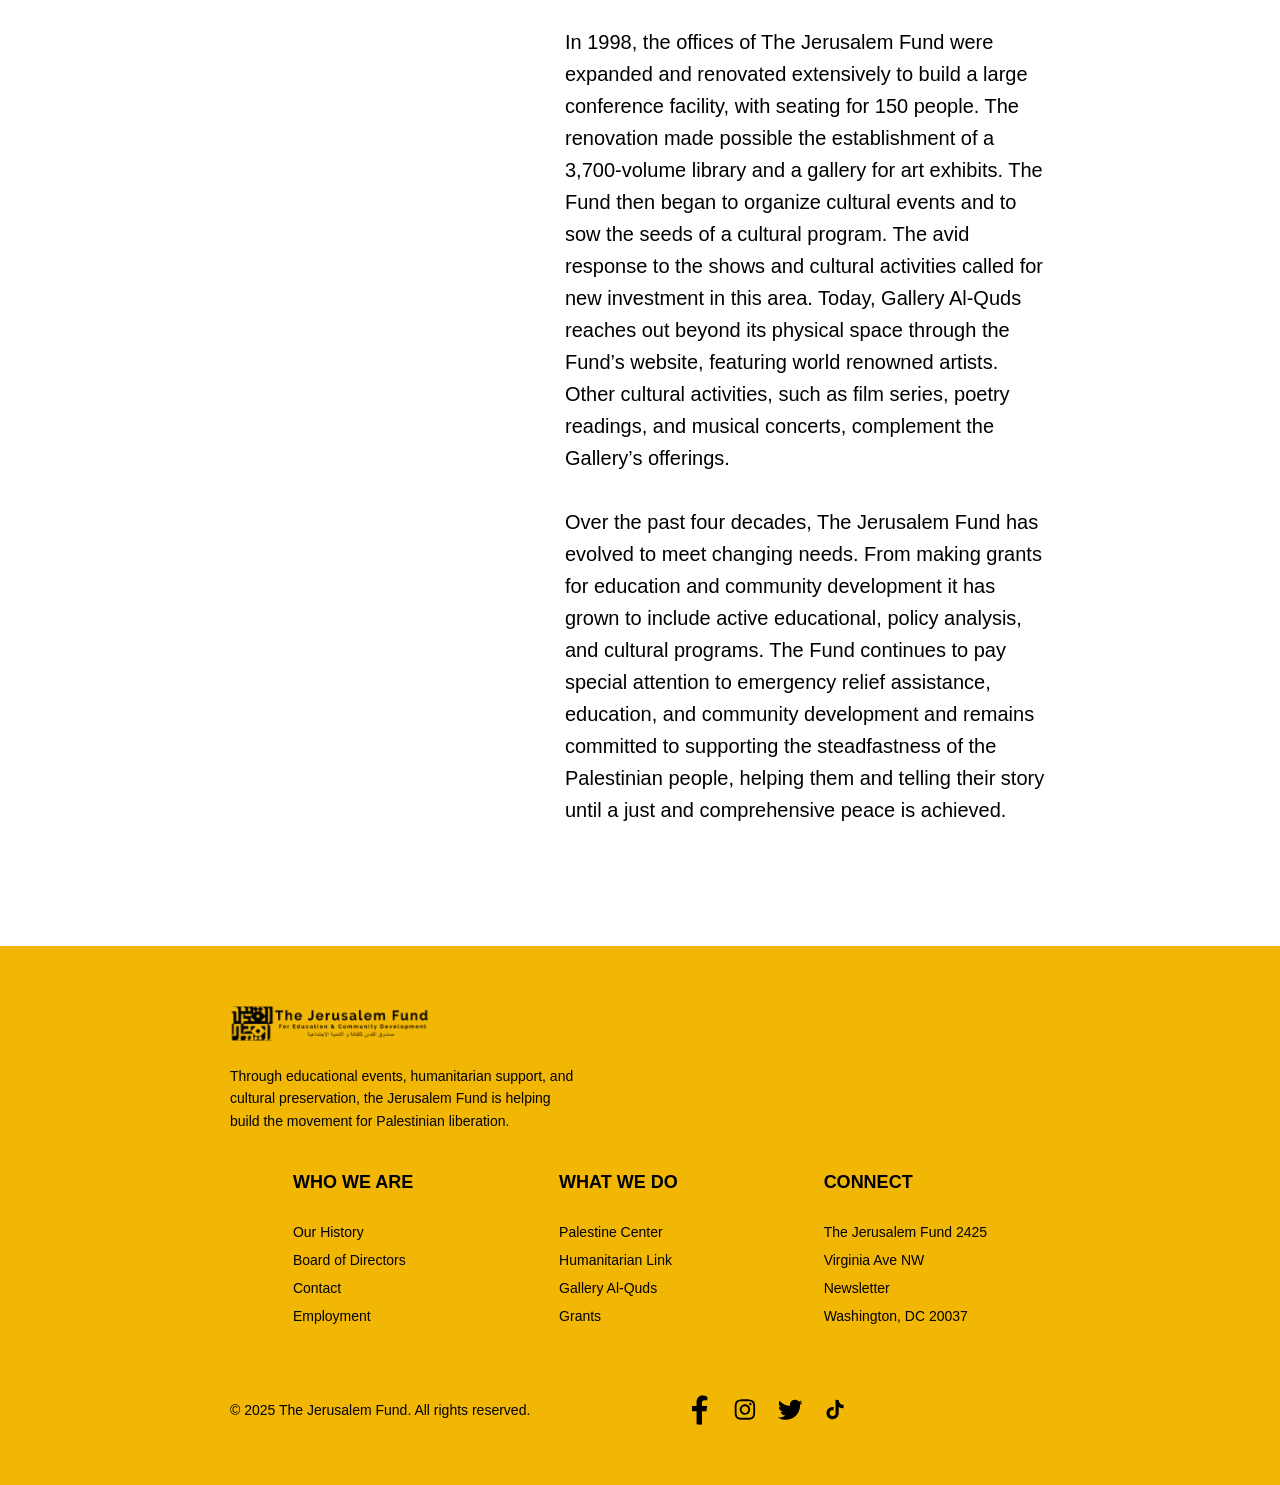
<file: pages/history.html>
<!DOCTYPE html>
<html lang="ar">

<head>
    <meta charset="UTF-8">
    <meta name="viewport" content="width=device-width, initial-scale=1.0">
    <title>History</title>
    <link rel="stylesheet" href="../css/history.css">
</head>

<body>

    <header>
        <div class="contact-info">
            <div class="phone-info">
                <img src="./images/phone-icon.svg" alt="phone-icon">
                <span>+962 6 567 1234</span>
            </div>

            <div class="social-icons">
                <img src="./images/facebook.svg" alt="facebook-icon">
                <img src="./images/instagram.svg" alt="instagram-icon">
                <img src="./images/twitter.svg" alt="twitter-icon">
                <img src="./images/tiktok.svg" alt="tiktok-icon">
            </div>
        </div>

        <nav class="main-nav">
            <img src="./images/navbar-logo.svg" alt="navbar-logo" class="navbar-logo">

            <div class="nav-links-container">
                <ul class="nav-links">
                    <li><a href="#">Who we are</a></li>
                    <li><a href="#">What we do</a></li>
                    <li><a href="#">Events</a></li>
                    <li><a href="#">Grants</a></li>
                    <li><a href="#">Blogs</a></li>
                    <li><a href="#">Resource Library</a></li>
                    <li><a href="#">Contact Us</a></li>
                </ul>
            </div>


            <button class="nav-toggle" aria-label="Toggle navigation">
                <span class="hamburger">☰</span>
            </button>
            <div class="search-icon">
                <img src="./images/search-icon.svg" alt="Search Icon"
                    style="width: 100%; height: 100%; object-fit: contain;">
            </div>

        </nav>

        <div class="page-path">
            <h2>The Jerusalem Fund - About Us - <span>History</span></h2>
        </div>
    </header>

    <section>
        <div class="history-container">
            <div class="history-image-container" style="background-image: url('./images/history-img.png');">
                <div class="history-image-text">
                    <h2>Hisham Sharabi</h2>
                    <p>Jerusalem Fund Founder | 1977.</p>
                </div>
            </div>
            <div class="history-text-container">
                <p> <span style="font-weight: bold;">The Jerusalem Fund for Education and Community Development</span>, a 501c3 nonprofit organization, was
                    founded in 1977. Originally, it provided scholarships to Palestinian university students for study
                    in Israel, the West Bank, and abroad. Between 1978 and 1992, nearly 8,000 scholarships were awarded
                    totaling over $4 million in aid , The Fund was first called the American Palestine Educational
                    Foundation. This was changed in 1981 to better communicate its expanded focus on direct assistance
                    for the educational, cultural, health, and community service institutions of Palestinian society.<br><br>
                    When Israeli measures to suppress the first intifada in the Occupied Palestinian Territories in the
                    late 1980s and early 1990s led to new suffering by the Palestinian people, The Jerusalem Fund
                    initiated its Emergency Relief Assistance Program to provide Palestinian victims with medical care,
                    rehabilitation, food, and shelter. Since then, hospitals, clinics, schools, orphanages, charitable
                    societies, human rights groups, and numerous other nonprofit civil society organizations have
                    received Jerusalem Fund emergency and humanitarian grants.This program is now called the
                    Humanitarian Link.<br><br> In 1991, the Fund established the Palestine Center, an educational and policy
                    analysis resource for current information on Palestine. The Center studies the relationship between
                    the United States and the Middle East, with particular emphasis on Palestine and the Arab-Israeli
                    conflict. It focuses on the implications of specific U.S. policies with regard to Palestine,
                    providing a much-needed Palestinian/Arab perspective to the political, academic, and media
                    establishments of Washington, D.C. and the Arab world. It sponsors conferences, panel discussions,
                    lectures, and other events and contributes to the national discussion on Palestine and the
                    Palestinians. The Center was initially known as the Center for Policy Analysis in Palestine (CPAP);
                    the name was changed to the Palestine Center in 2002.<br><br> In 1998, the offices of The Jerusalem Fund
                    were expanded and renovated extensively to build a large conference facility, with seating for 150
                    people. The renovation made possible the establishment of a 3,700-volume library and a gallery for
                    art exhibits. The Fund then began to organize cultural events and to sow the seeds of a cultural
                    program. The avid response to the shows and cultural activities called for new investment in this
                    area. Today, Gallery Al-Quds reaches out beyond its physical space through the Fund’s website,
                    featuring world renowned artists. Other cultural activities, such as film series, poetry readings,
                    and musical concerts, complement the Gallery’s offerings.<br><br> Over the past four decades, The Jerusalem
                    Fund has evolved to meet changing needs. From making grants for education and community development
                    it has grown to include active educational, policy analysis, and cultural programs. The Fund
                    continues to pay special attention to emergency relief assistance, education, and community
                    development and remains committed to supporting the steadfastness of the Palestinian people, helping
                    them and telling their story until a just and comprehensive peace is achieved.</p>
            </div>
        </div>
    </section>

    <footer class="footer">
        <div class="footer-container">
            <div class="footer-logo">
                <img src="./images/navbar-logo.svg" alt="The Jerusalem Fund Logo">
                <p>
                    Through educational events, humanitarian support, and cultural preservation, the Jerusalem Fund is
                    helping build the movement for Palestinian liberation.
                </p>
            </div>

            <div class="footer-links">
                <div class="footer-section">
                    <h3>WHO WE ARE</h3>
                    <ul>
                        <li><a href="#">Our History</a></li>
                        <li><a href="#">Board of Directors</a></li>
                        <li><a href="#">Contact</a></li>
                        <li><a href="#">Employment</a></li>
                    </ul>
                </div>
                <div class="footer-section">
                    <h3>WHAT WE DO</h3>
                    <ul>
                        <li><a href="#">Palestine Center</a></li>
                        <li><a href="#">Humanitarian Link</a></li>
                        <li><a href="#">Gallery Al-Quds</a></li>
                        <li><a href="#">Grants</a></li>
                    </ul>
                </div>
                <div class="footer-section">
                    <h3>CONNECT</h3>
                    <ul>
                        <li><a href="#">The Jerusalem Fund 2425</a></li>
                        <li><a href="#">Virginia Ave NW</a></li>
                        <li><a href="#">Newsletter</a></li>
                        <li><a href="#">Washington, DC 20037</a></li>
                    </ul>
                </div>
            </div>

            <div class="footer-social">
                <div class="footer-copyright">
                    <p>&copy; 2025 The Jerusalem Fund. All rights reserved.</p>
                </div>
                <div class="footer-social-icons">
                    <img src="./images/facebook.svg" alt="facebook-icon">
                    <img src="./images/instagram.svg" alt="instagram-icon">
                    <img src="./images/twitter.svg" alt="twitter-icon">
                    <img src="./images/tiktok.svg" alt="tiktok-icon">
                </div>
            </div>
        </div>
    </footer>


    <script>
        const toggleBtn = document.querySelector(".nav-toggle");
        const navLinksContainer = document.querySelector(".nav-links-container");

        toggleBtn.addEventListener("click", () => {
            navLinksContainer.classList.toggle("active");
        });
    </script>
</body>

</html>
</file>
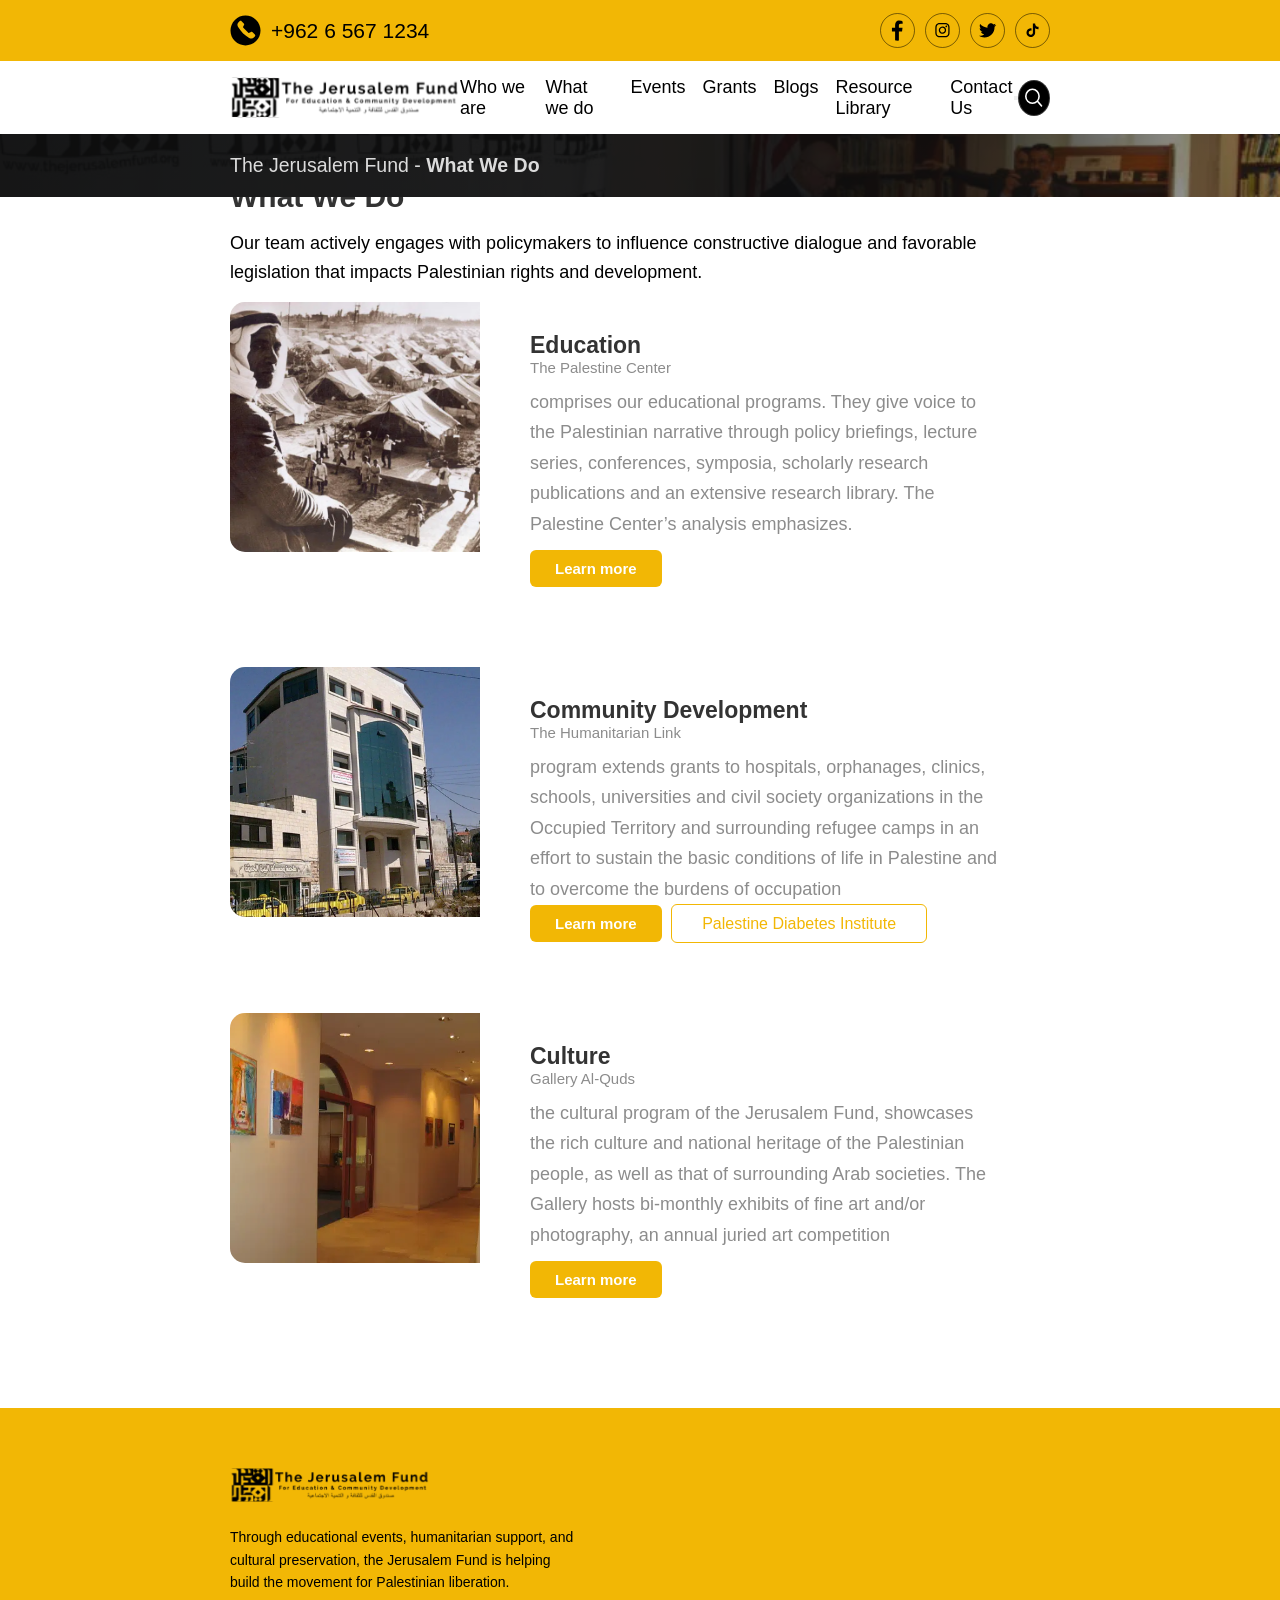
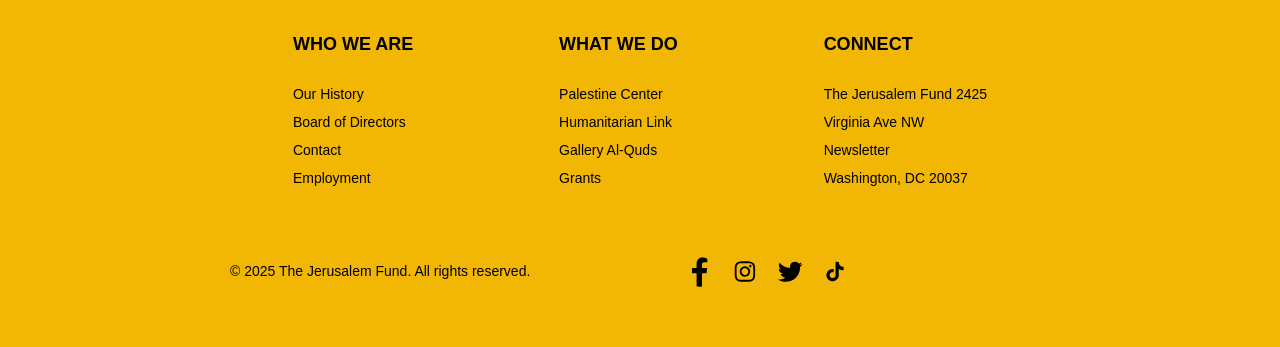
<file: pages/what-we-do.html>
<!DOCTYPE html>
<html lang="ar">

<head>
    <meta charset="UTF-8">
    <meta name="viewport" content="width=device-width, initial-scale=1.0">
    <title>What we do</title>
    <link rel="stylesheet" href="../css/what-we-do.css">
</head>

<body>
    <header>
        <div class="contact-info">
            <div class="phone-info">
                <img src="./images/phone-icon.svg" alt="phone-icon">
                <span>+962 6 567 1234</span>
            </div>

            <div class="social-icons">
                <img src="./images/facebook.svg" alt="facebook-icon">
                <img src="./images/instagram.svg" alt="instagram-icon">
                <img src="./images/twitter.svg" alt="twitter-icon">
                <img src="./images/tiktok.svg" alt="tiktok-icon">
            </div>
        </div>

        <nav class="main-nav">
            <img src="./images/navbar-logo.svg" alt="navbar-logo" class="navbar-logo">

            <div class="nav-links-container">
                <ul class="nav-links">
                    <li><a href="#">Who we are</a></li>
                    <li><a href="#">What we do</a></li>
                    <li><a href="#">Events</a></li>
                    <li><a href="#">Grants</a></li>
                    <li><a href="#">Blogs</a></li>
                    <li><a href="#">Resource Library</a></li>
                    <li><a href="#">Contact Us</a></li>
                </ul>
            </div>


            <button class="nav-toggle" aria-label="Toggle navigation">
                <span class="hamburger">☰</span>
            </button>
            <div class="search-icon">
                <img src="./images/search-icon.svg" alt="Search Icon"
                    style="width: 100%; height: 100%; object-fit: contain;">
            </div>

        </nav>

        <div class="page-path">
            <h2>The Jerusalem Fund - <span>What We Do</span></h2>
        </div>
    </header>


    <section>
        <div class="main-section">
            <div class="header-title">
                <h1>What We Do</h1>
                <p>Our team actively engages with policymakers to influence constructive dialogue and favorable
                    legislation that impacts Palestinian rights and development.</p>
            </div>
            <div class="we-doing">
                <div class="our-job">
                    <div class="job-img">
                        <img src="./images/edu-img.png" alt="edu-img">
                    </div>
                    <div class="job-details">
                        <div class="job-title">
                            <h1>Education</h1>
                            <span>The Palestine Center</span>
                        </div>
                        <p>comprises our educational programs. They give voice to the Palestinian narrative through
                            policy briefings, lecture series, conferences, symposia, scholarly research publications and
                            an extensive research library. The Palestine Center’s analysis emphasizes.</p>

                        <a href="#" class="Learn-more">Learn more</a>
                    </div>
                </div>
                <div class="our-job">
                    <div class="job-img">
                        <img src="./images/community-img.png" alt="edu-img">
                    </div>
                    <div class="job-details">
                        <div class="job-title">
                            <h1>Community Development</h1>
                            <span>The Humanitarian Link</span>
                        </div>
                        <p>program extends grants to hospitals, orphanages, clinics, schools, universities and civil
                            society organizations in the Occupied Territory and surrounding refugee camps in an effort
                            to sustain the basic conditions of life in Palestine and to overcome the burdens of
                            occupation</p>
                        <div>
                            <a href="#" class="Learn-more">Learn more</a>
                            <a href="#" class="institute">Palestine Diabetes Institute</a>
                        </div>
                    </div>
                </div>
                <div class="our-job">
                    <div class="job-img">
                        <img src="./images/calture-img.png" alt="edu-img">
                    </div>
                    <div class="job-details">
                        <div class="job-title">
                            <h1>Culture</h1>
                            <span>Gallery Al-Quds</span>
                        </div>
                        <p>the cultural program of the Jerusalem Fund, showcases the rich culture and national heritage
                            of the Palestinian people, as well as that of surrounding Arab societies. The Gallery hosts
                            bi-monthly exhibits of fine art and/or photography, an annual juried art competition</p>

                        <a href="#" class="Learn-more">Learn more</a>
                    </div>
                </div>
            </div>
        </div>
    </section>



    <footer class="footer">
        <div class="footer-container">
            <div class="footer-logo">
                <img src="./images/navbar-logo.svg" alt="The Jerusalem Fund Logo">
                <p>
                    Through educational events, humanitarian support, and cultural preservation, the Jerusalem Fund is
                    helping build the movement for Palestinian liberation.
                </p>
            </div>

            <div class="footer-links">
                <div class="footer-section">
                    <h3>WHO WE ARE</h3>
                    <ul>
                        <li><a href="#">Our History</a></li>
                        <li><a href="#">Board of Directors</a></li>
                        <li><a href="#">Contact</a></li>
                        <li><a href="#">Employment</a></li>
                    </ul>
                </div>
                <div class="footer-section">
                    <h3>WHAT WE DO</h3>
                    <ul>
                        <li><a href="#">Palestine Center</a></li>
                        <li><a href="#">Humanitarian Link</a></li>
                        <li><a href="#">Gallery Al-Quds</a></li>
                        <li><a href="#">Grants</a></li>
                    </ul>
                </div>
                <div class="footer-section">
                    <h3>CONNECT</h3>
                    <ul>
                        <li><a href="#">The Jerusalem Fund 2425</a></li>
                        <li><a href="#">Virginia Ave NW</a></li>
                        <li><a href="#">Newsletter</a></li>
                        <li><a href="#">Washington, DC 20037</a></li>
                    </ul>
                </div>
            </div>

            <div class="footer-social">
                <div class="footer-copyright">
                    <p>&copy; 2025 The Jerusalem Fund. All rights reserved.</p>
                </div>
                <div class="footer-social-icons">
                    <img src="./images/facebook.svg" alt="facebook-icon">
                    <img src="./images/instagram.svg" alt="instagram-icon">
                    <img src="./images/twitter.svg" alt="twitter-icon">
                    <img src="./images/tiktok.svg" alt="tiktok-icon">
                </div>
            </div>
        </div>
    </footer>

    <script>
        const toggleBtn = document.querySelector(".nav-toggle");
        const navLinksContainer = document.querySelector(".nav-links-container");

        toggleBtn.addEventListener("click", () => {
            navLinksContainer.classList.toggle("active");
        });
    </script>
</body>

</html>
</file>
<file: css/about-us.css>
/* Reset some default styles */
* {
  margin: 0;
  padding: 0;
  box-sizing: border-box;
}

body {
  font-family: Arial, sans-serif;
  color: #333;
  overflow-x: hidden;
}

h1,
h2,
h3,
span,
p {
}

p {
  font-size: 15px;
  line-height: 1.8;
  font-weight: 300;
  color: rgba(140, 140, 140, 1);
}



/* === Contact Info Section === */

header {
  position: fixed;
  z-index: 1000;
  width: 100%;
}

.contact-info {
  background-color: rgba(242, 183, 5, 1);
  display: flex;
  justify-content: space-between;
  align-items: center;
  padding: 13px 230px;
}

.phone-info,
.social-icons {
  display: flex;
  align-items: center;
  gap: 10px;
}

.phone-info img {
  width: 31px;
  height: 31px;
}

.phone-info span {
  font-size: 21px;
  color: rgba(0, 0, 0, 1);
}

.social-icons {
  justify-content: center;
}

.social-icons img {
  width: 35px;
  height: 35px;
  border: 1px solid rgba(0, 0, 0, 0.5);
  border-radius: 50%;
  padding: 6px;
  transition: background-color 0.3s ease;

  
}

.social-icons img:hover {
  background-color: rgba(0, 0, 0, 0.1);
}



@media (max-width: 768px) {
  .main-nav {
    padding: 10px 20px;
    position: relative;
  }
  .contact-info{
    display: none;
  }

  /* Use flexbox with space-between */
  .main-nav {
    display: flex;
    align-items: center;
    justify-content: space-between;
  }

  /* nav-links-container is hidden by default */
  .nav-links-container {
    display: none;
    position: absolute;
    top: 100%;
    left: 0;
    right: 0;
    background: white;
    flex-direction: column;
    align-items: center;
    gap: 15px;
    padding: 15px 0;
    box-shadow: 0 4px 10px rgba(0, 0, 0, 0.1);
    border-radius: 0 0 10px 10px;
    z-index: 999;
  }

  .nav-links-container.active {
    display: flex;
  }

  .nav-links {
    flex-direction: column;
    gap: 15px;
  }

  .nav-links a {
    font-size: 18px;
    padding: 10px 20px;
    width: 100%;
    text-align: center;
    display: block;
  }

  /* Hamburger button on right */
  .nav-toggle {
    display: block;
    background: none;
    border: none;
    cursor: pointer;
    width: 30px;
    height: 30px;
    position: relative;
    z-index: 1100;
    order: 2;
    /* Put after nav-links */
  }

  /* Search icon on left side (order 1) */
  .search-icon {
    height: 30px;
    order: 1;
  }

  /* Logo on far left (order 0) */
  .navbar-logo {
    width: 180px;
    height: auto;
    order: 0;
    cursor: pointer;
  }
}



/*          -------------------         */

/* === Main Navigation Section === */

.main-nav {
  background-color: #fff;
  display: flex;
  align-items: center;
  justify-content: space-between;
  padding: 10px 230px;
}

.nav-links-container.nav-links {
  display: flex;
  align-items: center;
}

.navbar-logo {
  width: 230px;
  height: 53px;
  cursor: pointer;

}

.nav-links {
  display: flex;
  gap: 17px
}

.nav-links li {
  list-style: none;
}

.nav-links a {
  color: #000;
  text-decoration: none;
  font-size: 18px;
  transition: color 0.3s ease;

}

.nav-links a:hover {
  color: rgba(242, 183, 5, 1);
}

.search-icon {
  height: 36px;
  width: 36px;
  background-color: #000;
  border: 1px solid rgba(255, 255, 255, 0.2);
  border-radius: 50%;
  display: flex;
  align-items: center;
  justify-content: center;
  padding: 6px;
  transition: background-color 0.3s ease;
  cursor: pointer;
}

.search-icon:hover {
  background-color: rgba(0, 0, 0, 0.8);
}

.page-path{
  color: #fff;
  font-size: 13px;
  font-weight: 400;
  padding: 20px 230px; /* 20px top/bottom, 32px left/right */

  background-image: 
    linear-gradient(to right, rgba(0, 0, 0, 0.95) 0%, rgba(0, 0, 0, 0.85) 70%, rgba(0, 0, 0, 0) 100%),
    url('../pages/images/nav-meeting.png');
  background-size:115%;
  background-position: center 39%;
  background-repeat: no-repeat;
}

.hamburger{
  display: none;
}

@media (max-width: 1024px) {
  .main-nav {
    padding: 10px 20px;
  }

  .navbar-logo {
    width: 180px;
    height: auto;
  }

  .nav-links {
    flex-direction: column;
    gap: 10px;
  }

  .nav-links a {
    font-size: 16px;
    padding: 10px;
  }

  .search-icon {
    display: none; /* Hide search icon on smaller screens */
  }

  .hamburger{
    display: block;
    background: none;
    font-size: 22px;
    border: none;
    cursor: pointer;
    position: relative;
    z-index: 1100; /* Ensure it appears above other elements */
  }
  
}

@media (max-width: 768px) {
  .page-path {
    padding: 1rem;
    font-size: 12px;
  }
}


.page-path span{
    font-weight: 700;

}

.page-path {
  filter: brightness(0.9) contrast(0.9);
}




/*---------- -------------------         */

.about-us-section{
    padding: 250px 230px 130px 230px ;
}


.about-us-title{
    display: flex;
    flex-direction: column;
    align-items: left;
    gap: 15px;
}

.our-mission{
    display: flex;
    justify-content: space-between;
    margin-top: 50px;
}
.mission-image{
    width: 100%;
    max-width: 380px;
    height: auto;
    border-radius: 30px;
}

.mission-text{
    max-width: 550px;
    font-size: 18px;
    line-height: 1.6;
    font-weight: 300;
}
.mission-text h3{
    font-size: 24px;
    font-weight: 600;
    margin-bottom: 15px;
}
.staff-member {
  display: flex;
  align-items: stretch; /* Stretch children vertically */
  gap: 50px;
  margin-top: 32px;
  flex-wrap: wrap;
  border: 1px solid rgba(0, 0, 0, 0.1);
  padding: 50px;
  border-radius: 25px;

}

.staff-background {
  width: 180px;
  height: 180px;
  object-fit: cover;
  object-position: -8px;
  border-radius: 50%;
  box-shadow: 0 7px 10px rgba(242, 183, 5, 1);
  flex-shrink: 0;
  margin-top: 8px;
}

.staff-section{
  margin-top: 50px;
}

.staff-info {
  flex: 1;
  display: flex;
  flex-direction: column;
  justify-content: space-around;
  height: auto;
}

.staff-details {
  display: flex;
  flex-direction: column;
  gap: 10px;
}

.staff-name {
  margin: 0;
  font-size: 20px;
  font-weight: 600;
  color: #222;
}

.staff-title {
  font-size: 14px;
  font-weight: 500;
}
.staff-title p{
  margin: 10px 0;
}

.staff-description {
  font-size: 15px;
  line-height: 1.6;
}

.yellow-word {
  color: rgba(242, 183, 5, 1);
}

@media (max-width: 1024px) {
  .about-us-section {
    padding: 150px 80px 100px 80px;
  }

  .mission-text {
    max-width: 100%;
  }
}

@media (max-width: 768px) {
  .about-us-section {
    padding: 130px 30px;
  }

  .our-mission {
    flex-direction: column;
    align-items: center;
    text-align: center;
    gap: 25px;
  }

  .mission-image {
    max-width: 100%;
    border-radius: 20px;
  }

  .mission-text h3 {
    font-size: 20px;
  }

  .mission-text {
    font-size: 16px;
  }

  .staff-member {
    flex-direction: column;
    align-items: center;
    text-align: center;
    padding: 30px;
    gap: 30px;
  }

  .staff-info {
    align-items: center;
  }

  .staff-background {
    width: 150px;
    height: 150px;
    object-position: center;
  }

  .staff-title h1 {
    font-size: 24px;
  }

  .staff-description {
    font-size: 14px;
  }

  .main-nav {
    padding: 10px 20px;
  }

  .nav-links {
    flex-direction: column;
    gap: 10px;
  }

  .navbar-logo {
    width: 180px;
    height: auto;
  }

  .search-icon {
    display: none;  }

  .page-path {
    padding: 1rem;
    font-size: 12px;
    text-align: center;
    background-size: cover;
  }
}

@media (max-width: 480px) {
  .about-us-title h2 {
    font-size: 22px;
  }

  .about-us-title p,
  .mission-text,
  .staff-description {
    font-size: 14px;
  }

  .staff-title h1 {
    font-size: 20px;
  }

  .staff-background {
    width: 120px;
    height: 120px;
  }
}


/*---------- -------------------         */
/* Footer */
footer {
  background-color: rgba(242, 183, 5, 1);
  color: #000;
  padding: 60px 230px;
  font-family: 'Poppins', sans-serif;
}

.footer-container {
  display: flex;
  flex-wrap: wrap;
  justify-content: space-between;
  gap: 40px;
  max-width: 1200px;
  margin: 0 auto;
}

.footer-logo {
  flex: 1 1 300px;
  max-width: 350px;
}

.footer-logo img {
  width: 100%;
  max-width: 200px;
}

.footer-logo p {
  margin-top: 20px;
  font-size: 14px;
  line-height: 1.6;
  color: #000;
  font-weight: 500;
}

.footer-links {
  display: flex;
  flex: 2 1 600px;
  justify-content: space-around;
  flex-wrap: wrap;
  gap: 20px;
}

.footer-section h3 {
  font-size: 18px;
  font-weight: 600;
  margin-bottom: 15px;
  color: #000;
}

.footer-section ul {
  list-style: none;
  padding: 0;
  margin: 30px 0;
}

.footer-section li {
  margin-bottom: 10px;
}

.footer-section a {
  color: #000;
  text-decoration: none;
  font-size: 14px;
  transition: color 0.3s;
  font-weight: 500;
}

.footer-section a:hover {
  color: #333;
  text-decoration: underline;
}

.footer-social{
  display: flex;
  align-items: center;
  gap: 155px;
}

.footer-copyright p{
  color: #000;
  font-size: 14px;
  font-weight: 500;
}

.footer-social-icons{
  display: flex;
  gap: 15px;
}

.footer-social-icons img {
  width: 30px;
  height: 30px;
  border-radius: 50%;
  transition: transform 0.3s ease;
  cursor: pointer;
}

.footer-social-icons img:hover {
  transform: scale(1.05);

}

@media (max-width: 1024px) {
  footer {
    padding: 60px 80px;
  }

  .footer-social {
    flex-direction: column;
    align-items: flex-start;
    gap: 30px;
  }
}

@media (max-width: 768px) {
  footer {
    padding: 50px 40px;
  }

  .footer-container {
    flex-direction: column;
    align-items: flex-start;
    gap: 40px;
  }

  .footer-links {
    flex-direction: column;
    gap: 30px;
  }

  .footer-social {
    flex-direction: column;
    align-items: flex-start;
    gap: 30px;
  }

  .footer-social-icons {
    justify-content: flex-start;
  }
}

@media (max-width: 480px) {
  footer {
    padding: 40px 20px;
  }

  .footer-logo img {
    max-width: 150px;
  }

  .footer-section h3 {
    font-size: 16px;
  }

  .footer-section a {
    font-size: 13px;
  }

  .footer-logo p,
  .footer-copyright p {
    font-size: 13px;
  }

  .footer-social-icons img {
    width: 26px;
    height: 26px;
  }
}
</file>
<file: css/aboutus.css>
/* Reset some default styles */
* {
  margin: 0;
  padding: 0;
  box-sizing: border-box;
}

body {
  font-family: Arial, sans-serif;
  color: #333;
  overflow-x: hidden;
}

h1,
h2,
h3,
span,
p {
}

p {
  font-size: 15px;
  line-height: 1.8;
  font-weight: 300;
  color: rgba(140, 140, 140, 1);
}



/* === Contact Info Section === */

header {
  position: fixed;
  z-index: 1000;
  width: 100%;
}

.contact-info {
  background-color: rgba(242, 183, 5, 1);
  display: flex;
  justify-content: space-between;
  align-items: center;
  padding: 13px 230px;
}

.phone-info,
.social-icons {
  display: flex;
  align-items: center;
  gap: 10px;
}

.phone-info img {
  width: 31px;
  height: 31px;
}

.phone-info span {
  font-size: 21px;
  color: rgba(0, 0, 0, 1);
}

.social-icons {
  justify-content: center;
}

.social-icons img {
  width: 35px;
  height: 35px;
  border: 1px solid rgba(0, 0, 0, 0.5);
  border-radius: 50%;
  padding: 6px;
  transition: background-color 0.3s ease;

  
}

.social-icons img:hover {
  background-color: rgba(0, 0, 0, 0.1);
}



@media (max-width: 768px) {
  .main-nav {
    padding: 10px 20px;
    position: relative;
  }
  .contact-info{
    display: none;
  }

  /* Use flexbox with space-between */
  .main-nav {
    display: flex;
    align-items: center;
    justify-content: space-between;
  }

  /* nav-links-container is hidden by default */
  .nav-links-container {
    display: none;
    position: absolute;
    top: 100%;
    left: 0;
    right: 0;
    background: white;
    flex-direction: column;
    align-items: center;
    gap: 15px;
    padding: 15px 0;
    box-shadow: 0 4px 10px rgba(0, 0, 0, 0.1);
    border-radius: 0 0 10px 10px;
    z-index: 999;
  }

  .nav-links-container.active {
    display: flex;
  }

  .nav-links {
    flex-direction: column;
    gap: 15px;
  }

  .nav-links a {
    font-size: 18px;
    padding: 10px 20px;
    width: 100%;
    text-align: center;
    display: block;
  }

  /* Hamburger button on right */
  .nav-toggle {
    display: block;
    background: none;
    border: none;
    cursor: pointer;
    width: 30px;
    height: 30px;
    position: relative;
    z-index: 1100;
    order: 2;
    /* Put after nav-links */
  }

  /* Search icon on left side (order 1) */
  .search-icon {
    height: 30px;
    order: 1;
  }

  /* Logo on far left (order 0) */
  .navbar-logo {
    width: 180px;
    height: auto;
    order: 0;
    cursor: pointer;
  }
}



/*          -------------------         */

/* === Main Navigation Section === */

.main-nav {
  background-color: #fff;
  display: flex;
  align-items: center;
  justify-content: space-between;
  padding: 10px 230px;
}

.nav-links-container.nav-links {
  display: flex;
  align-items: center;
}

.navbar-logo {
  width: 230px;
  height: 53px;
  cursor: pointer;

}

.nav-links {
  display: flex;
  gap: 17px
}

.nav-links li {
  list-style: none;
}

.nav-links a {
  color: #000;
  text-decoration: none;
  font-size: 18px;
  transition: color 0.3s ease;

}

.nav-links a:hover {
  color: rgba(242, 183, 5, 1);
}

.search-icon {
  height: 36px;
  width: 36px;
  background-color: #000;
  border: 1px solid rgba(255, 255, 255, 0.2);
  border-radius: 50%;
  display: flex;
  align-items: center;
  justify-content: center;
  padding: 6px;
  transition: background-color 0.3s ease;
  cursor: pointer;
}

.search-icon:hover {
  background-color: rgba(0, 0, 0, 0.8);
}

.page-path{
  color: #fff;
  font-size: 13px;
  font-weight: 400;
  padding: 20px 230px; /* 20px top/bottom, 32px left/right */

  background-image: 
    linear-gradient(to right, rgba(0, 0, 0, 0.95) 0%, rgba(0, 0, 0, 0.85) 70%, rgba(0, 0, 0, 0) 100%),
    url('../pages/images/nav-meeting.png');
  background-size:115%;
  background-position: center 39%;
  background-repeat: no-repeat;
}

.hamburger{
  display: none;
}

@media (max-width: 1024px) {
  .main-nav {
    padding: 10px 20px;
  }

  .navbar-logo {
    width: 180px;
    height: auto;
  }

  .nav-links {
    flex-direction: column;
    gap: 10px;
  }

  .nav-links a {
    font-size: 16px;
    padding: 10px;
  }

  .search-icon {
    display: none; /* Hide search icon on smaller screens */
  }

  .hamburger{
    display: block;
    background: none;
    font-size: 22px;
    border: none;
    cursor: pointer;
    position: relative;
    z-index: 1100; /* Ensure it appears above other elements */
  }
  
}

@media (max-width: 768px) {
  .page-path {
    padding: 1rem;
    font-size: 12px;
  }
}


.page-path span{
    font-weight: 700;

}

.page-path {
  filter: brightness(0.9) contrast(0.9);
}




/*---------- -------------------         */

.about-us-section{
    padding: 250px 230px 130px 230px ;
}


.about-us-title{
    display: flex;
    flex-direction: column;
    align-items: left;
    gap: 15px;
}

.our-mission{
    display: flex;
    justify-content: space-between;
    margin-top: 50px;
}
.mission-image{
    width: 100%;
    max-width: 380px;
    height: auto;
    border-radius: 30px;
}

.mission-text{
    max-width: 550px;
    font-size: 18px;
    line-height: 1.6;
    font-weight: 300;
}
.mission-text h3{
    font-size: 24px;
    font-weight: 600;
    margin-bottom: 15px;
}
.staff-member {
  display: flex;
  align-items: stretch; /* Stretch children vertically */
  gap: 50px;
  margin-top: 32px;
  flex-wrap: wrap;
  border: 1px solid rgba(0, 0, 0, 0.1);
  padding: 50px;
  border-radius: 25px;

}

.staff-background {
  width: 180px;
  height: 180px;
  object-fit: cover;
  object-position: -8px;
  border-radius: 50%;
  box-shadow: 0 7px 10px rgba(242, 183, 5, 1);
  flex-shrink: 0;
  margin-top: 8px;
}

.staff-section{
  margin-top: 50px;
}

.staff-info {
  flex: 1;
  display: flex;
  flex-direction: column;
  justify-content: space-around;
  height: auto;
}

.staff-details {
  display: flex;
  flex-direction: column;
  gap: 10px;
}

.staff-name {
  margin: 0;
  font-size: 20px;
  font-weight: 600;
  color: #222;
}

.staff-title {
  font-size: 14px;
  font-weight: 500;
}
.staff-title p{
  margin: 10px 0;
}

.staff-description {
  font-size: 15px;
  line-height: 1.6;
}

.yellow-word {
  color: rgba(242, 183, 5, 1);
}

@media (max-width: 1024px) {
  .about-us-section {
    padding: 150px 80px 100px 80px;
  }

  .mission-text {
    max-width: 100%;
  }
}

@media (max-width: 768px) {
  .about-us-section {
    padding: 130px 30px;
  }

  .our-mission {
    flex-direction: column;
    align-items: center;
    text-align: center;
    gap: 25px;
  }

  .mission-image {
    max-width: 100%;
    border-radius: 20px;
  }

  .mission-text h3 {
    font-size: 20px;
  }

  .mission-text {
    font-size: 16px;
  }

  .staff-member {
    flex-direction: column;
    align-items: center;
    text-align: center;
    padding: 30px;
    gap: 30px;
  }

  .staff-info {
    align-items: center;
  }

  .staff-background {
    width: 150px;
    height: 150px;
    object-position: center;
  }

  .staff-title h1 {
    font-size: 24px;
  }

  .staff-description {
    font-size: 14px;
  }

  .main-nav {
    padding: 10px 20px;
  }

  .nav-links {
    flex-direction: column;
    gap: 10px;
  }

  .navbar-logo {
    width: 180px;
    height: auto;
  }

  .search-icon {
    display: none;  }

  .page-path {
    padding: 1rem;
    font-size: 12px;
    text-align: center;
    background-size: cover;
  }
}

@media (max-width: 480px) {
  .about-us-title h2 {
    font-size: 22px;
  }

  .about-us-title p,
  .mission-text,
  .staff-description {
    font-size: 14px;
  }

  .staff-title h1 {
    font-size: 20px;
  }

  .staff-background {
    width: 120px;
    height: 120px;
  }
}


/*---------- -------------------         */
/* Footer */
footer {
  background-color: rgba(242, 183, 5, 1);
  color: #000;
  padding: 60px 20px;
  font-family: 'Poppins', sans-serif;
}

.footer-container {
  display: flex;
  flex-wrap: wrap;
  justify-content: space-between;
  gap: 40px;
  max-width: 1200px;
  margin: 0 auto;
}

.footer-logo {
  flex: 1 1 300px;
  max-width: 350px;
}

.footer-logo img {
  width: 100%;
  max-width: 200px;
}

.footer-logo p {
  margin-top: 20px;
  font-size: 14px;
  line-height: 1.6;
  color: #000;
  font-weight: 500;
}

.footer-links {
  display: flex;
  flex: 2 1 600px;
  justify-content: space-around;
  flex-wrap: wrap;
  gap: 20px;
}

.footer-section h3 {
  font-size: 18px;
  font-weight: 600;
  margin-bottom: 15px;
  color: #000;
}

.footer-section ul {
  list-style: none;
  padding: 0;
  margin: 30px 0;
}

.footer-section li {
  margin-bottom: 10px;
}

.footer-section a {
  color: #000;
  text-decoration: none;
  font-size: 14px;
  transition: color 0.3s;
  font-weight: 500;
}

.footer-section a:hover {
  color: #333;
  text-decoration: underline;
}

.footer-social{
  display: flex;
  align-items: center;
  gap: 155px;
}

.footer-copyright p{
  color: #000;
  font-size: 14px;
  font-weight: 500;
}

.footer-social-icons{
  display: flex;
  gap: 15px;
}

.footer-social-icons img {
  width: 30px;
  height: 30px;
  border-radius: 50%;
  transition: transform 0.3s ease;
  cursor: pointer;
}

.footer-social-icons img:hover {
  transform: scale(1.05);

}
</file>
<file: css/board.css>
* {
  margin: 0;
  padding: 0;
  box-sizing: border-box;
}

body {
  font-family: Arial, sans-serif;
  color: #333;
  overflow-x: hidden;
}

h1,
h2,
h3,
span,
p {
  font-weight: 400;
}

p {
  font-size: 25px;
  line-height: 1.6;
  color: rgba(213, 213, 213, 1);
}



/* === Contact Info Section === */

header {
  position: fixed;
  z-index: 1000;
  width: 100%;
}

.contact-info {
  background-color: rgba(242, 183, 5, 1);
  display: flex;
  justify-content: space-between;
  align-items: center;
  padding: 13px 230px;
}

.phone-info,
.social-icons {
  display: flex;
  align-items: center;
  gap: 10px;
}

.phone-info img {
  width: 31px;
  height: 31px;
}

.phone-info span {
  font-size: 21px;
  color: rgba(0, 0, 0, 1);
}

.social-icons {
  justify-content: center;
}

.social-icons img {
  width: 35px;
  height: 35px;
  border: 1px solid rgba(0, 0, 0, 0.5);
  border-radius: 50%;
  padding: 6px;
  transition: background-color 0.3s ease;

  
}

.social-icons img:hover {
  background-color: rgba(0, 0, 0, 0.1);
}



@media (max-width: 768px) {
  .main-nav {
    padding: 10px 20px;
    position: relative;
  }
  .contact-info{
    display: none;
  }

  /* Use flexbox with space-between */
  .main-nav {
    display: flex;
    align-items: center;
    justify-content: space-between;
  }

  /* nav-links-container is hidden by default */
  .nav-links-container {
    display: none;
    position: absolute;
    top: 100%;
    left: 0;
    right: 0;
    background: white;
    flex-direction: column;
    align-items: center;
    gap: 15px;
    padding: 15px 0;
    box-shadow: 0 4px 10px rgba(0, 0, 0, 0.1);
    border-radius: 0 0 10px 10px;
    z-index: 999;
  }

  .nav-links-container.active {
    display: flex;
  }

  .nav-links {
    gap: 15px;
  }

  .nav-links a {
    font-size: 18px;
    padding: 10px 20px;
    width: 100%;
    text-align: center;
    display: block;
  }

  /* Hamburger button on right */
  .nav-toggle {
    display: block;
    background: none;
    border: none;
    cursor: pointer;
    width: 30px;
    height: 30px;
    position: relative;
    z-index: 1100;
    order: 2;
    /* Put after nav-links */
  }

  /* Search icon on left side (order 1) */
  .search-icon {
    height: 30px;
    order: 1;
  }

  /* Logo on far left (order 0) */
  .navbar-logo {
    width: 180px;
    height: auto;
    order: 0;
    cursor: pointer;
  }
}



/*          -------------------         */

/* === Main Navigation Section === */

.main-nav {
  background-color: #fff;
  display: flex;
  align-items: center;
  justify-content: space-between;
  padding: 10px 230px;
}

.nav-links-container.nav-links {
  display: flex;
  align-items: center;
}

.navbar-logo {
  width: 230px;
  height: 53px;
  cursor: pointer;

}

.nav-links {
  display: flex;
  gap: 17px
}

.nav-links li {
  list-style: none;
}

.nav-links a {
  color: #000;
  text-decoration: none;
  font-size: 18px;
  transition: color 0.3s ease;

}

.nav-links a:hover {
  color: rgba(242, 183, 5, 1);
}

.search-icon {
  height: 36px;
  width: 36px;
  background-color: #000;
  border: 1px solid rgba(255, 255, 255, 0.2);
  border-radius: 50%;
  display: flex;
  align-items: center;
  justify-content: center;
  padding: 6px;
  transition: background-color 0.3s ease;
  cursor: pointer;
}

.search-icon:hover {
  background-color: rgba(0, 0, 0, 0.8);
}

.page-path{
  color: #fff;
  font-size: 13px;
  font-weight: 400;
  padding: 20px 230px; /* 20px top/bottom, 32px left/right */

  background-image: 
    linear-gradient(to right, rgba(0, 0, 0, 0.95) 0%, rgba(0, 0, 0, 0.85) 70%, rgba(0, 0, 0, 0) 100%),
    url('../pages/images/nav-meeting.png');
  background-size:115%;
  background-position: center 39%;
  background-repeat: no-repeat;
}

.hamburger{
  display: none;
}

@media (max-width: 1024px) {
  .main-nav {
    padding: 10px 20px;
  }

  .navbar-logo {
    width: 180px;
    height: auto;
  }

  .nav-links {
    flex-direction: column;
    gap: 10px;
  }

  .nav-links a {
    font-size: 16px;
    padding: 10px;
  }

  .search-icon {
    display: none; /* Hide search icon on smaller screens */
  }

  .hamburger{
    display: block;
    background: none;
    font-size: 22px;
    border: none;
    cursor: pointer;
    position: relative;
    z-index: 1100; /* Ensure it appears above other elements */
  }
  
}

@media (max-width: 768px) {
  .page-path {
    padding: 1rem;
    font-size: 12px;
  }
}


.page-path span{
    font-weight: 700;

}

.page-path {
  filter: brightness(0.9) contrast(0.9);
}

@media (max-width: 768px) {

  .contact-info,
  .main-nav {
    padding: 13px 20px;
    gap: 10px;
    text-align: center;
  }

  .nav-links {
    flex-direction: column;
    gap: 10px;
  }
}

/* === Board Section === */
.board-section {
  padding: 250px 230px 80px 230px;
  background-color: #fff;
}



.board-header {
  text-align: left;
  padding-bottom: 50px;
}

.board-header h1 {
  font-size: 34px;
  font-weight: 700;
  color: #000;
  margin-bottom: 15px;
}

.board-header p {
  font-size: 16px;
  font-weight: 300;
  line-height: 1.6;
  color: rgba(0, 0, 0, 0.8);
}

.board-members {
  display: flex;
  flex-direction: column;
  align-items: center;
  gap: 50px;
}

/* Board Member */
.board-member {
  display: flex;
  flex-direction: row;
  align-items: flex-end;
  flex-wrap: wrap;
  max-width: 100%;
  border: 2px solid rgba(0, 0, 0, 0.1);
  border-radius: 30px;
  overflow: hidden;
}

/* Image Styling */
.member-image-container {
  flex-shrink: 0;
  width: 270px;
  height: 300px;
  overflow: hidden;
}

.member-image {
  width: 100%;
  height: 100%;
  object-fit: cover;
  object-position: center;
}


/* Info Styling */
.member-info {
  flex: 1;
  min-width: 250px;
  padding: 80px 50px;
}

.member-info h3 {
  font-size: 24px;
  font-weight: 700;
  color: #000;
  margin: 0 0 10px;
}

.member-info p {
  font-size: 16px;
  font-weight: 500;
  color: rgba(242, 183, 5, 1);
  margin: 0 0 10px;
}

.member-info span {
  font-size: 15px;
  font-weight: 400;
  line-height: 1.7;
  color: rgba(91, 91, 91, 1);
}

/* ==== MID SCREENS (TABLETS, MEDIUM LAPTOPS) ==== */
@media (max-width: 1024px) {
  .board-section {
    padding: 150px 80px 60px;
  }

  .board-member {
    flex-direction: column;
    align-items: center;
    text-align: center;
  }

  .member-image-container {
    width: 200px;
    height: 200px;
  }

  .member-info {
    padding: 40px 30px;
  }
}

/* ==== SMALL SCREENS (MOBILE PHONES) ==== */
@media (max-width: 600px) {
  .board-section {
    padding: 80px 20px 40px;
  }

  .board-header h1 {
    font-size: 24px;
  }

  .board-header p {
    font-size: 14px;
  }

  .member-image-container {
    width: 160px;
    height: 160px;
    overflow: hidden;
  }

  .member-image-container img {
    object-position: -10px 50px;
    transform: scale(2);
    border: 1px solid rgba(0, 0, 0, 0.1);
    border-radius: 50%;
  }

  .member-info {
    padding: 30px 20px;
  }

  .member-info h3 {
    font-size: 18px;
  }

  .member-info p {
    font-size: 14px;
  }

  .member-info span {
    font-size: 13px;
  }
}





/* Footer */
footer {
  background-color: rgba(242, 183, 5, 1);
  color: #000;
  padding: 60px 230px;
  font-family: 'Poppins', sans-serif;
}

.footer-container {
  display: flex;
  flex-wrap: wrap;
  justify-content: space-between;
  gap: 40px;
  margin: 0 auto;
}

.footer-logo {
  flex: 1 1 300px;
  max-width: 350px;
}

.footer-logo img {
  width: 100%;
  max-width: 200px;
}

.footer-logo p {
  margin-top: 20px;
  font-size: 14px;
  line-height: 1.6;
  color: #000;
  font-weight: 500;
}

.footer-links {
  display: flex;
  flex: 2 1 600px;
  justify-content: space-around;
  flex-wrap: wrap;
  gap: 20px;
}

.footer-section h3 {
  font-size: 18px;
  font-weight: 600;
  margin-bottom: 15px;
  color: #000;
}

.footer-section ul {
  list-style: none;
  padding: 0;
  margin: 30px 0;
}

.footer-section li {
  margin-bottom: 10px;
}

.footer-section a {
  color: #000;
  text-decoration: none;
  font-size: 14px;
  transition: color 0.3s;
  font-weight: 500;
}

.footer-section a:hover {
  color: #333;
  text-decoration: underline;
}

.footer-social{
  display: flex;
  align-items: center;
  gap: 155px;
}

.footer-copyright p{
  color: #000;
  font-size: 14px;
  font-weight: 500;
}

.footer-social-icons{
  display: flex;
  gap: 15px;
}

.footer-social-icons img {
  width: 30px;
  height: 30px;
  border-radius: 50%;
  transition: transform 0.3s ease;
  cursor: pointer;
}

.footer-social-icons img:hover {
  transform: scale(1.05);

}

@media (max-width: 1024px) {
  footer {
    padding: 60px 80px;
  }

  .footer-social {
    flex-direction: column;
    align-items: flex-start;
    gap: 30px;
  }
}

@media (max-width: 768px) {
  footer {
    padding: 50px 40px;
  }

  .footer-container {
    flex-direction: column;
    align-items: flex-start;
    gap: 40px;
  }

  .footer-links {
    flex-direction: column;
    gap: 30px;
  }

  .footer-social {
    flex-direction: column;
    align-items: flex-start;
    gap: 30px;
  }

  .footer-social-icons {
    justify-content: flex-start;
  }
}

@media (max-width: 480px) {
  footer {
    padding: 40px 20px;
  }

  .footer-logo img {
    max-width: 150px;
  }

  .footer-section h3 {
    font-size: 16px;
  }

  .footer-section a {
    font-size: 13px;
  }

  .footer-logo p,
  .footer-copyright p {
    font-size: 13px;
  }

  .footer-social-icons img {
    width: 26px;
    height: 26px;
  }
}
</file>
<file: css/contact-us.css>
* {
    margin: 0;
    padding: 0;
    box-sizing: border-box;
}

body {
    font-family: Arial, sans-serif;
    color: #333;
    overflow-x: hidden;
}

h1,
h2,
h3,
span,
p {
    font-weight: 400;
}

p {
    font-size: 25px;
    line-height: 1.6;
    color: rgba(213, 213, 213, 1);
}



/* === Contact Info Section === */

header {
    position: fixed;
    z-index: 1000;
    width: 100%;
}

.contact-info {
    background-color: rgba(242, 183, 5, 1);
    display: flex;
    justify-content: space-between;
    align-items: center;
    padding: 13px 230px;
}

.phone-info,
.social-icons {
    display: flex;
    align-items: center;
    gap: 10px;
}

.phone-info img {
    width: 31px;
    height: 31px;
}

.phone-info span {
    font-size: 21px;
    color: rgba(0, 0, 0, 1);
}

.social-icons {
    justify-content: center;
}

.social-icons img {
    width: 35px;
    height: 35px;
    border: 1px solid rgba(0, 0, 0, 0.5);
    border-radius: 50%;
    padding: 6px;
    transition: background-color 0.3s ease;


}

.social-icons img:hover {
    background-color: rgba(0, 0, 0, 0.1);
}



@media (max-width: 768px) {
    .main-nav {
        padding: 10px 20px;
        position: relative;
    }

    .contact-info {
        display: none;
    }

    /* Use flexbox with space-between */
    .main-nav {
        display: flex;
        align-items: center;
        justify-content: space-between;
    }

    /* nav-links-container is hidden by default */
    .nav-links-container {
        display: none;
        position: absolute;
        top: 100%;
        left: 0;
        right: 0;
        background: white;
        flex-direction: column;
        align-items: center;
        gap: 15px;
        padding: 15px 0;
        box-shadow: 0 4px 10px rgba(0, 0, 0, 0.1);
        border-radius: 0 0 10px 10px;
        z-index: 999;
    }

    .nav-links-container.active {
        display: flex;
    }

    .nav-links {
        gap: 15px;
    }

    .nav-links a {
        font-size: 18px;
        padding: 10px 20px;
        width: 100%;
        text-align: center;
        display: block;
    }

    /* Hamburger button on right */
    .nav-toggle {
        display: block;
        background: none;
        border: none;
        cursor: pointer;
        width: 30px;
        height: 30px;
        position: relative;
        z-index: 1100;
        order: 2;
        /* Put after nav-links */
    }

    /* Search icon on left side (order 1) */
    .search-icon {
        height: 30px;
        order: 1;
    }

    /* Logo on far left (order 0) */
    .navbar-logo {
        width: 180px;
        height: auto;
        order: 0;
        cursor: pointer;
    }
}



/*          -------------------         */

/* === Main Navigation Section === */

.main-nav {
    background-color: #fff;
    display: flex;
    align-items: center;
    justify-content: space-between;
    padding: 10px 230px;
}

.nav-links-container.nav-links {
    display: flex;
    align-items: center;
}

.navbar-logo {
    width: 230px;
    height: 53px;
    cursor: pointer;

}

.nav-links {
    display: flex;
    gap: 17px
}

.nav-links li {
    list-style: none;
}

.nav-links a {
    color: #000;
    text-decoration: none;
    font-size: 18px;
    transition: color 0.3s ease;

}

.nav-links a:hover {
    color: rgba(242, 183, 5, 1);
}

.search-icon {
    height: 36px;
    width: 36px;
    background-color: #000;
    border: 1px solid rgba(255, 255, 255, 0.2);
    border-radius: 50%;
    display: flex;
    align-items: center;
    justify-content: center;
    padding: 6px;
    transition: background-color 0.3s ease;
    cursor: pointer;
}

.search-icon:hover {
    background-color: rgba(0, 0, 0, 0.8);
}

.page-path {
    color: #fff;
    font-size: 13px;
    font-weight: 400;
    padding: 20px 230px;
    /* 20px top/bottom, 32px left/right */

    background-image:
        linear-gradient(to right, rgba(0, 0, 0, 0.95) 0%, rgba(0, 0, 0, 0.85) 70%, rgba(0, 0, 0, 0) 100%),
        url('../pages/images/nav-meeting.png');
    background-size: 115%;
    background-position: center 39%;
    background-repeat: no-repeat;
}

.hamburger {
    display: none;
}

@media (max-width: 1024px) {
    .main-nav {
        padding: 10px 20px;
    }

    .navbar-logo {
        width: 180px;
        height: auto;
    }

    .nav-links {
        flex-direction: column;
        gap: 10px;
    }

    .nav-links a {
        font-size: 16px;
        padding: 10px;
    }

    .search-icon {
        display: none;
        /* Hide search icon on smaller screens */
    }

    .hamburger {
        display: block;
        background: none;
        font-size: 22px;
        border: none;
        cursor: pointer;
        position: relative;
        z-index: 1100;
        /* Ensure it appears above other elements */
    }

}

@media (max-width: 768px) {
    .page-path {
        padding: 1rem;
        font-size: 12px;
    }
}


.page-path span {
    font-weight: 700;

}

.page-path {
    filter: brightness(0.9) contrast(0.9);
}

@media (max-width: 768px) {

    .contact-info,
    .main-nav {
        padding: 13px 20px;
        gap: 10px;
        text-align: center;
    }

    .nav-links {
        flex-direction: column;
        gap: 10px;
    }
}

/* === Contact Section === */

.contact-section {
    padding: 180px 230px 80px 230px;
}

.left-section {
    flex: 1;
    width: 40%;
    padding: 0 40px;

}

.right-section {
    flex: 2;
    width: 66%;
}

.contact-about {
    background-color: #fff;
    display: flex;
    justify-content: space-between;
}

.contact-details .contact-title {
    font-size: 20px;
    font-weight: 500;
    color: rgba(242, 183, 5, 1);
    margin-bottom: 20px;
}

.contact-details .contact-aim {
    font-size: 30px;
    font-weight: 600;
    margin: 15px 0px;
}

.contact-details .contact-explain {
    font-size: 15px;
    line-height: 1.6;
    color: rgba(129, 129, 129, 1);
    margin-bottom: 30px;
}

.contact-numbers ul {
    list-style: none;
    padding: 0;
}

.square {
    width: 28px;
    height: 28px;
    display: inline-block;
    border: 1px solid rgba(242, 183, 5, 1);
    border-radius: 50%;
    margin-right: 10px;
}

ul li {
    display: flex;
    align-items: center;
    margin-bottom: 15px;
}


.phone-wrapper {
    display: flex;
    gap: 10px;
    flex-wrap: wrap;
    margin-top: 10px;
}

.phone-wrapper select,
.phone-wrapper input {
    flex: 1;
    min-width: 120px;
}

.form-group input,select,textarea {
    width: 100%;
    padding: 10px;
    border: 1px solid rgba(226, 226, 226, 1);
    border-radius: 5px;
    font-size: 16px;
}

::placeholder {
  color: rgba(226, 226, 226, 1); /* Reddish-pink */
}

textarea {
    width: 100%;
    resize: none;
    margin-top: 15px;
    font-family: Arial, sans-serif;
}

.form-bottom {
    display: flex;
    align-items:flex-start;
    justify-content: space-between;
    gap: 10px;
    margin-top: 20px;
}

.form-bottom .send-button {
    background-color: rgba(0, 0, 0, 1);
    color: #fff;
    padding: 15px 60px;
    border: none;
    border-radius: 6px;
    font-size: 15px;
    cursor: pointer;
    transition: background-color 0.3s ease;
}

.form-bottom .send-button:hover {
    background-color: rgba(242, 183, 5, 1);
    color: #000;
}

.form-note {
    font-size: 14px;
    line-height: 1.5;
    color: #666;
    margin-bottom: 10px;
}


.contact-location{
    display: flex;
    align-items: center;
    justify-content: space-between;
    gap: 20px;
    margin-top: 40px;
}

.location-icon img{
    width: 100%;
    height: auto;    
    width: 230px;
    object-fit: cover;
    
}

.location-header{
    display: flex;
    align-items: center;
    gap: 40px;
    border: 1px solid rgba(226, 226, 226, 1);
    padding: 35px 15px;
    border-radius:10px ;
}

.location-icon{
    flex: 1;
    display: flex;
    align-items:stretch;
    justify-content: stretch;
    overflow: hidden;
    border-radius:10px ;
    aspect-ratio: 1 / 1; /* Maintain square aspect ratio */

}
.location-text{
    flex: 1;
}

.location-text h2 {
    font-size: 20px;
    font-weight: 400;
    margin-bottom: 20px;
}

.location-text p{
    font-size: 13px;
    line-height: 1.6;
    color: rgba(0, 0, 0, 1);
    margin-bottom: 20px;
}


/* Responsive styles */

/* Medium screens (tablets) */
@media (max-width: 1024px) {
  .contact-section {
    padding: 100px 50px;
  }

  .contact-about {
    flex-direction: column;
    gap: 40px;
  }

  .left-section,
  .right-section {
    width: 100%;
    padding: 0;
  }

  .form-bottom {
    flex-direction: column;
    align-items: flex-start;
  }

  .form-bottom .send-button {
    width: 100%;
    padding: 15px;
  }

  .contact-location {
    flex-direction: column;
    gap: 30px;
  }

  .location-header {
    flex-direction: column;
    align-items: flex-start;
  }

  .location-icon,
  .location-text {
    width: 100%;
  }

  .location-icon img {
    width: 100%;
    height: auto;
  }
}

/* Small screens (phones) */
@media (max-width: 600px) {
  .contact-section {
    padding: 60px 20px;
  }

  .contact-details .contact-title {
    font-size: 18px;
  }

  .contact-details .contact-aim {
    font-size: 24px;
  }

  .form-group input,
  select,
  textarea {
    font-size: 14px;
  }

  .location-text h2 {
    font-size: 18px;
  }

  .location-text p {
    font-size: 12px;
  }

  .phone-wrapper {
    flex-direction: column;
  }

  .form-bottom {
    gap: 20px;
  }
}






/* === footer === */

/* Footer */
footer {
    background-color: rgba(242, 183, 5, 1);
    color: #000;
    padding: 60px 230px;
    font-family: 'Poppins', sans-serif;
}

.footer-container {
    display: flex;
    flex-wrap: wrap;
    justify-content: space-between;
    gap: 40px;
    margin: 0 auto;
}

.footer-logo {
    flex: 1 1 300px;
    max-width: 350px;
}

.footer-logo img {
    width: 100%;
    max-width: 200px;
}

.footer-logo p {
    margin-top: 20px;
    font-size: 14px;
    line-height: 1.6;
    color: #000;
    font-weight: 500;
}

.footer-links {
    display: flex;
    flex: 2 1 600px;
    justify-content: space-around;
    flex-wrap: wrap;
    gap: 20px;
}

.footer-section h3 {
    font-size: 18px;
    font-weight: 600;
    margin-bottom: 15px;
    color: #000;
}

.footer-section ul {
    list-style: none;
    padding: 0;
    margin: 30px 0;
}

.footer-section li {
    margin-bottom: 10px;
}

.footer-section a {
    color: #000;
    text-decoration: none;
    font-size: 14px;
    transition: color 0.3s;
    font-weight: 500;
}

.footer-section a:hover {
    color: #333;
    text-decoration: underline;
}

.footer-social {
    display: flex;
    align-items: center;
    gap: 155px;
}

.footer-copyright p {
    color: #000;
    font-size: 14px;
    font-weight: 500;
}

.footer-social-icons {
    display: flex;
    gap: 15px;
}

.footer-social-icons img {
    width: 30px;
    height: 30px;
    border-radius: 50%;
    transition: transform 0.3s ease;
    cursor: pointer;
}

.footer-social-icons img:hover {
    transform: scale(1.05);

}

@media (max-width: 1024px) {
  footer {
    padding: 60px 80px;
  }

  .footer-social {
    flex-direction: column;
    align-items: flex-start;
    gap: 30px;
  }
}

@media (max-width: 768px) {
  footer {
    padding: 50px 40px;
  }

  .footer-container {
    flex-direction: column;
    align-items: flex-start;
    gap: 40px;
  }

  .footer-links {
    flex-direction: column;
    gap: 30px;
  }

  .footer-social {
    flex-direction: column;
    align-items: flex-start;
    gap: 30px;
  }

  .footer-social-icons {
    justify-content: flex-start;
  }
}

@media (max-width: 480px) {
  footer {
    padding: 40px 20px;
  }

  .footer-logo img {
    max-width: 150px;
  }

  .footer-section h3 {
    font-size: 16px;
  }

  .footer-section a {
    font-size: 13px;
  }

  .footer-logo p,
  .footer-copyright p {
    font-size: 13px;
  }

  .footer-social-icons img {
    width: 26px;
    height: 26px;
  }
}
</file>
<file: css/history.css>
* {
  margin: 0;
  padding: 0;
  box-sizing: border-box;
}

body {
  font-family: Arial, sans-serif;
  color: #333;
  overflow-x: hidden;
}

h1,
h2,
h3,
span,
p {
  font-weight: 400;
}

p {
  font-size: 25px;
  line-height: 1.6;
  color: rgba(213, 213, 213, 1);
}



/* === Contact Info Section === */

header {
  position: fixed;
  z-index: 1000;
  width: 100%;
}

.contact-info {
  background-color: rgba(242, 183, 5, 1);
  display: flex;
  justify-content: space-between;
  align-items: center;
  padding: 13px 230px;
}

.phone-info,
.social-icons {
  display: flex;
  align-items: center;
  gap: 10px;
}

.phone-info img {
  width: 31px;
  height: 31px;
}

.phone-info span {
  font-size: 21px;
  color: rgba(0, 0, 0, 1);
}

.social-icons {
  justify-content: center;
}

.social-icons img {
  width: 35px;
  height: 35px;
  border: 1px solid rgba(0, 0, 0, 0.5);
  border-radius: 50%;
  padding: 6px;
  transition: background-color 0.3s ease;

  
}

.social-icons img:hover {
  background-color: rgba(0, 0, 0, 0.1);
}



@media (max-width: 768px) {
  .main-nav {
    padding: 10px 20px;
    position: relative;
  }
  .contact-info{
    display: none;
  }

  /* Use flexbox with space-between */
  .main-nav {
    display: flex;
    align-items: center;
    justify-content: space-between;
  }

  /* nav-links-container is hidden by default */
  .nav-links-container {
    display: none;
    position: absolute;
    top: 100%;
    left: 0;
    right: 0;
    background: white;
    flex-direction: column;
    align-items: center;
    gap: 15px;
    padding: 15px 0;
    box-shadow: 0 4px 10px rgba(0, 0, 0, 0.1);
    border-radius: 0 0 10px 10px;
    z-index: 999;
  }

  .nav-links-container.active {
    display: flex;
  }

  .nav-links {
    gap: 15px;
  }

  .nav-links a {
    font-size: 18px;
    padding: 10px 20px;
    width: 100%;
    text-align: center;
    display: block;
  }

  /* Hamburger button on right */
  .nav-toggle {
    display: block;
    background: none;
    border: none;
    cursor: pointer;
    width: 30px;
    height: 30px;
    position: relative;
    z-index: 1100;
    order: 2;
    /* Put after nav-links */
  }

  /* Search icon on left side (order 1) */
  .search-icon {
    height: 30px;
    order: 1;
  }

  /* Logo on far left (order 0) */
  .navbar-logo {
    width: 180px;
    height: auto;
    order: 0;
    cursor: pointer;
  }
}



/*          -------------------         */

/* === Main Navigation Section === */

.main-nav {
  background-color: #fff;
  display: flex;
  align-items: center;
  justify-content: space-between;
  padding: 10px 230px;
}

.nav-links-container.nav-links {
  display: flex;
  align-items: center;
}

.navbar-logo {
  width: 230px;
  height: 53px;
  cursor: pointer;

}

.nav-links {
  display: flex;
  gap: 17px
}

.nav-links li {
  list-style: none;
}

.nav-links a {
  color: #000;
  text-decoration: none;
  font-size: 18px;
  transition: color 0.3s ease;

}

.nav-links a:hover {
  color: rgba(242, 183, 5, 1);
}

.search-icon {
  height: 36px;
  width: 36px;
  background-color: #000;
  border: 1px solid rgba(255, 255, 255, 0.2);
  border-radius: 50%;
  display: flex;
  align-items: center;
  justify-content: center;
  padding: 6px;
  transition: background-color 0.3s ease;
  cursor: pointer;
}

.search-icon:hover {
  background-color: rgba(0, 0, 0, 0.8);
}

.page-path{
  color: #fff;
  font-size: 13px;
  font-weight: 400;
  padding: 20px 230px; /* 20px top/bottom, 32px left/right */

  background-image: 
    linear-gradient(to right, rgba(0, 0, 0, 0.95) 0%, rgba(0, 0, 0, 0.85) 70%, rgba(0, 0, 0, 0) 100%),
    url('../pages/images/nav-meeting.png');
  background-size:115%;
  background-position: center 39%;
  background-repeat: no-repeat;
}

.hamburger{
  display: none;
}

@media (max-width: 1024px) {
  .main-nav {
    padding: 10px 20px;
  }

  .navbar-logo {
    width: 180px;
    height: auto;
  }

  .nav-links {
    flex-direction: column;
    gap: 10px;
  }

  .nav-links a {
    font-size: 16px;
    padding: 10px;
  }

  .search-icon {
    display: none; /* Hide search icon on smaller screens */
  }

  .hamburger{
    display: block;
    background: none;
    font-size: 22px;
    border: none;
    cursor: pointer;
    position: relative;
    z-index: 1100; /* Ensure it appears above other elements */
  }
  
}

@media (max-width: 768px) {
  .page-path {
    padding: 1rem;
    font-size: 12px;
  }
}


.page-path span{
    font-weight: 700;

}

.page-path {
  filter: brightness(0.9) contrast(0.9);
}

@media (max-width: 768px) {

  .contact-info,
  .main-nav {
    padding: 13px 20px;
    gap: 10px;
    text-align: center;
  }

  .nav-links {
    flex-direction: column;
    gap: 10px;
  }
}

/* === History Section === */


.history-container {
  display: flex;
  align-items: flex-start;
  padding: 250px  230px 120px 230px;
  margin: 0 auto;
  gap: 50px;
  flex-wrap: wrap; /* For responsiveness */
}

.history-image-container {
  width: 285px;
  height: 424px;
  border-radius: 30px;
  background-size: cover;
  background-position: center;
  background-repeat: no-repeat;
  position: relative;
  flex-shrink: 0;
}

.history-image-text {
  position: absolute;
  bottom: 20px;
  left: 20px;
  color: white;
  padding: 10px 15px;
  border-radius: 10px;
  text-align: center;
}

.history-image-text h2 {
  margin: 0;
  font-size: 27px;
  color: rgba(242, 183, 5, 1);
    font-weight: 600;
}

.history-image-text p {
  margin: 5px 0 0;
  font-size: 14px;
  font-weight: 400;
}

.history-text-container {
  flex: 1;
  min-width: 300px;
}

.history-text-container p {
  font-size: 20px;
  line-height: 1.6;
  font-weight: 300;
  color: rgb(0, 0, 0);
}


@media (max-width: 768px) {
  .history-container {
    flex-direction: column;
    align-items: center;
    padding: 60px 20px;
  }

  .history-image-container {
    width: 100%;
    max-width: 400px;
    height: 350px;
  }

  .history-text-container {
    width: 100%;
  }

  .history-text-container p {
    font-size: 17px;
  }
}

@media (max-width: 480px) {
  .history-container {
    padding: 40px 15px;
  }

  .history-image-text h2 {
    font-size: 22px;
  }

  .history-image-text p {
    font-size: 13px;
  }

  .history-text-container p {
    font-size: 16px;
  }
}


/* Footer */
footer {
  background-color: rgba(242, 183, 5, 1);
  color: #000;
  padding: 60px 230px;
  font-family: 'Poppins', sans-serif;
}

.footer-container {
  display: flex;
  flex-wrap: wrap;
  justify-content: space-between;
  gap: 40px;
  margin: 0 auto;
}

.footer-logo {
  flex: 1 1 300px;
  max-width: 350px;
}

.footer-logo img {
  width: 100%;
  max-width: 200px;
}

.footer-logo p {
  margin-top: 20px;
  font-size: 14px;
  line-height: 1.6;
  color: #000;
  font-weight: 500;
}

.footer-links {
  display: flex;
  flex: 2 1 600px;
  justify-content: space-around;
  flex-wrap: wrap;
  gap: 20px;
}

.footer-section h3 {
  font-size: 18px;
  font-weight: 600;
  margin-bottom: 15px;
  color: #000;
}

.footer-section ul {
  list-style: none;
  padding: 0;
  margin: 30px 0;
}

.footer-section li {
  margin-bottom: 10px;
}

.footer-section a {
  color: #000;
  text-decoration: none;
  font-size: 14px;
  transition: color 0.3s;
  font-weight: 500;
}

.footer-section a:hover {
  color: #333;
  text-decoration: underline;
}

.footer-social{
  display: flex;
  align-items: center;
  gap: 155px;
}

.footer-copyright p{
  color: #000;
  font-size: 14px;
  font-weight: 500;
}

.footer-social-icons{
  display: flex;
  gap: 15px;
}

.footer-social-icons img {
  width: 30px;
  height: 30px;
  border-radius: 50%;
  transition: transform 0.3s ease;
  cursor: pointer;
}

.footer-social-icons img:hover {
  transform: scale(1.05);

}



@media (max-width: 1024px) {
  footer {
    padding: 60px 80px;
  }

  .footer-social {
    flex-direction: column;
    align-items: flex-start;
    gap: 30px;
  }
}

@media (max-width: 768px) {
  footer {
    padding: 50px 40px;
  }

  .footer-container {
    flex-direction: column;
    align-items: flex-start;
    gap: 40px;
  }

  .footer-links {
    flex-direction: column;
    gap: 30px;
  }

  .footer-social {
    flex-direction: column;
    align-items: flex-start;
    gap: 30px;
  }

  .footer-social-icons {
    justify-content: flex-start;
  }
}

@media (max-width: 480px) {
  footer {
    padding: 40px 20px;
  }

  .footer-logo img {
    max-width: 150px;
  }

  .footer-section h3 {
    font-size: 16px;
  }

  .footer-section a {
    font-size: 13px;
  }

  .footer-logo p,
  .footer-copyright p {
    font-size: 13px;
  }

  .footer-social-icons img {
    width: 26px;
    height: 26px;
  }
}
</file>
<file: css/what-we-do.css>
* {
    margin: 0;
    padding: 0;
    box-sizing: border-box;
}

body {
    font-family: Arial, sans-serif;
    color: #333;
    overflow-x: hidden;
}

h1,
h2,
h3,
span,
p {
    font-weight: 400;
}

p {
    font-size: 25px;
    line-height: 1.6;
    color: rgba(213, 213, 213, 1);
}



/* === Contact Info Section === */

header {
    position: fixed;
    z-index: 1000;
    width: 100%;
}

.contact-info {
    background-color: rgba(242, 183, 5, 1);
    display: flex;
    justify-content: space-between;
    align-items: center;
    padding: 13px 230px;
}

.phone-info,
.social-icons {
    display: flex;
    align-items: center;
    gap: 10px;
}

.phone-info img {
    width: 31px;
    height: 31px;
}

.phone-info span {
    font-size: 21px;
    color: rgba(0, 0, 0, 1);
}

.social-icons {
    justify-content: center;
}

.social-icons img {
    width: 35px;
    height: 35px;
    border: 1px solid rgba(0, 0, 0, 0.5);
    border-radius: 50%;
    padding: 6px;
    transition: background-color 0.3s ease;


}

.social-icons img:hover {
    background-color: rgba(0, 0, 0, 0.1);
}



@media (max-width: 768px) {
    .main-nav {
        padding: 10px 20px;
        position: relative;
    }

    .contact-info {
        display: none;
    }

    /* Use flexbox with space-between */
    .main-nav {
        display: flex;
        align-items: center;
        justify-content: space-between;
    }

    /* nav-links-container is hidden by default */
    .nav-links-container {
        display: none;
        position: absolute;
        top: 100%;
        left: 0;
        right: 0;
        background: white;
        flex-direction: column;
        align-items: center;
        gap: 15px;
        padding: 15px 0;
        box-shadow: 0 4px 10px rgba(0, 0, 0, 0.1);
        border-radius: 0 0 10px 10px;
        z-index: 999;
    }

    .nav-links-container.active {
        display: flex;
    }

    .nav-links {
        gap: 15px;
    }

    .nav-links a {
        font-size: 18px;
        padding: 10px 20px;
        width: 100%;
        text-align: center;
        display: block;
    }

    /* Hamburger button on right */
    .nav-toggle {
        display: block;
        background: none;
        border: none;
        cursor: pointer;
        width: 30px;
        height: 30px;
        position: relative;
        z-index: 1100;
        order: 2;
        /* Put after nav-links */
    }

    /* Search icon on left side (order 1) */
    .search-icon {
        height: 30px;
        order: 1;
    }

    /* Logo on far left (order 0) */
    .navbar-logo {
        width: 180px;
        height: auto;
        order: 0;
        cursor: pointer;
    }
}



/*          -------------------         */

/* === Main Navigation Section === */

.main-nav {
    background-color: #fff;
    display: flex;
    align-items: center;
    justify-content: space-between;
    padding: 10px 230px;
}

.nav-links-container.nav-links {
    display: flex;
    align-items: center;
}

.navbar-logo {
    width: 230px;
    height: 53px;
    cursor: pointer;

}

.nav-links {
    display: flex;
    gap: 17px
}

.nav-links li {
    list-style: none;
}

.nav-links a {
    color: #000;
    text-decoration: none;
    font-size: 18px;
    transition: color 0.3s ease;

}

.nav-links a:hover {
    color: rgba(242, 183, 5, 1);
}

.search-icon {
    height: 36px;
    width: 36px;
    background-color: #000;
    border: 1px solid rgba(255, 255, 255, 0.2);
    border-radius: 50%;
    display: flex;
    align-items: center;
    justify-content: center;
    padding: 6px;
    transition: background-color 0.3s ease;
    cursor: pointer;
}

.search-icon:hover {
    background-color: rgba(0, 0, 0, 0.8);
}

.page-path {
    color: #fff;
    font-size: 13px;
    font-weight: 400;
    padding: 20px 230px;
    /* 20px top/bottom, 32px left/right */

    background-image:
        linear-gradient(to right, rgba(0, 0, 0, 0.95) 0%, rgba(0, 0, 0, 0.85) 70%, rgba(0, 0, 0, 0) 100%),
        url('../pages/images/nav-meeting.png');
    background-size: 115%;
    background-position: center 39%;
    background-repeat: no-repeat;
}

.hamburger {
    display: none;
}

@media (max-width: 1024px) {
    .main-nav {
        padding: 10px 20px;
    }

    .navbar-logo {
        width: 180px;
        height: auto;
    }

    .nav-links {
        flex-direction: column;
        gap: 10px;
    }

    .nav-links a {
        font-size: 16px;
        padding: 10px;
    }

    .search-icon {
        display: none;
        /* Hide search icon on smaller screens */
    }

    .hamburger {
        display: block;
        background: none;
        font-size: 22px;
        border: none;
        cursor: pointer;
        position: relative;
        z-index: 1100;
        /* Ensure it appears above other elements */
    }

}

@media (max-width: 768px) {
    .page-path {
        padding: 1rem;
        font-size: 12px;
    }
}


.page-path span {
    font-weight: 700;

}

.page-path {
    filter: brightness(0.9) contrast(0.9);
}

@media (max-width: 768px) {

    .contact-info,
    .main-nav {
        padding: 13px 20px;
        gap: 10px;
        text-align: center;
    }

    .nav-links {
        flex-direction: column;
        gap: 10px;
    }
}


/*  ==main section==    */
.main-section{
    padding: 180px 230px 80px 230px;
}

.header-title h1{
    font-size: 30px;
    font-weight: 700;
    margin-bottom: 15px;
}

.header-title p{
    font-size: 18px;
    font-weight: 200;
    color: rgba(0, 0, 0, 1);
    margin-bottom: 15px;
}

.we-doing{
    display: flex;
    flex-direction: column;
    gap: 50px;
}

.job-img img{
    width: 250px;
    height: 250px;
    border-radius: 15px 0 0 15px; 
    object-fit: cover;
}

.job-details{
    display: flex;
    flex-direction: column;
    align-items: flex-start;
    justify-content: stretch;
    padding: 30px 50px;
    gap: 10px;
}
.job-details p{
    font-size: 18px;
    color: rgba(140, 140, 140, 1);
    font-weight: 400;
    line-height: 1.7;
}

.job-title h1{
    font-size: 23px;
    font-weight: 700;
}

.job-title span{
    font-size: 15px;
    font-weight: 400;
    color: rgba(140, 140, 140, 1);
    padding-top: 10px ;
}

.our-job{
    display: flex;   
}

.Learn-more{
    text-decoration: none;
    background-color: rgba(242, 183, 5, 1);
    color: rgba(255, 255, 255, 1);
    border-radius: 6px;
    padding: 10px 25px;
    font-weight: 700;
    font-size: 15px;
    transition: ease 0.3s;
}

.Learn-more:hover{
    background-color: #fff;
    color: rgba(242, 183, 5, 1);
}

.institute{
    background-color: #fff;
    color: rgba(242, 183, 5, 1);
    text-decoration: none;
    padding: 10px 30px;
    border: 1px solid rgba(242, 183, 5, 1);
    border-radius: 6px;
    margin-left: 5px;
    transition: ease 0.3s;
}

.institute:hover{
    background-color: rgba(242, 183, 5, 1);
    color: #fff;
}

/* ===== RESPONSIVE STYLES ===== */

/* Medium screens (tablets and small laptops) */
@media (max-width: 1024px) {
  .main-section {
    padding: 120px 80px 60px 80px;
  }

  .job-img img {
    width: 200px;
    height: 200px;
  }

  .job-details {
    padding: 20px 30px;
  }

  .job-title h1 {
    font-size: 20px;
  }

  .job-details p {
    font-size: 16px;
  }
}

/* Small screens (mobile) */
@media (max-width: 768px) {
  .main-section {
    padding: 80px 20px 40px 20px;
  }

  .our-job {
    flex-direction: column;
    align-items: center;
    margin-bottom: 30px;
  }

  .job-img img {
    width: 100%;
    height: auto;
    border-radius: 15px 15px 0 0;
  }

  .job-details {
    padding: 20px;
    text-align: center;
    align-items: center;
  }

  .job-title h1 {
    font-size: 18px;
  }

  .job-title span {
    font-size: 14px;
  }

  .job-details p {
    font-size: 15px;
  }

  .Learn-more,
  .institute {
    width: 100%;
    margin-top: 10px;
    margin-left: 0;
    text-align: center;
  }

  .job-details div {
    display: flex;
    flex-direction: column;
    gap: 10px;
    width: 100%;
  }
}


/* === footer === */

/* Footer */
footer {
    background-color: rgba(242, 183, 5, 1);
    color: #000;
    padding: 60px 230px;
    font-family: 'Poppins', sans-serif;
}

.footer-container {
    display: flex;
    flex-wrap: wrap;
    justify-content: space-between;
    gap: 40px;
    margin: 0 auto;
}

.footer-logo {
    flex: 1 1 300px;
    max-width: 350px;
}

.footer-logo img {
    width: 100%;
    max-width: 200px;
}

.footer-logo p {
    margin-top: 20px;
    font-size: 14px;
    line-height: 1.6;
    color: #000;
    font-weight: 500;
}

.footer-links {
    display: flex;
    flex: 2 1 600px;
    justify-content: space-around;
    flex-wrap: wrap;
    gap: 20px;
}

.footer-section h3 {
    font-size: 18px;
    font-weight: 600;
    margin-bottom: 15px;
    color: #000;
}

.footer-section ul {
    list-style: none;
    padding: 0;
    margin: 30px 0;
}

.footer-section li {
    margin-bottom: 10px;
}

.footer-section a {
    color: #000;
    text-decoration: none;
    font-size: 14px;
    transition: color 0.3s;
    font-weight: 500;
}

.footer-section a:hover {
    color: #333;
    text-decoration: underline;
}

.footer-social {
    display: flex;
    align-items: center;
    gap: 155px;
}

.footer-copyright p {
    color: #000;
    font-size: 14px;
    font-weight: 500;
}

.footer-social-icons {
    display: flex;
    gap: 15px;
}

.footer-social-icons img {
    width: 30px;
    height: 30px;
    border-radius: 50%;
    transition: transform 0.3s ease;
    cursor: pointer;
}

.footer-social-icons img:hover {
    transform: scale(1.05);

}

@media (max-width: 1024px) {
  footer {
    padding: 60px 80px;
  }

  .footer-social {
    flex-direction: column;
    align-items: flex-start;
    gap: 30px;
  }
}

@media (max-width: 768px) {
  footer {
    padding: 50px 40px;
  }

  .footer-container {
    flex-direction: column;
    align-items: flex-start;
    gap: 40px;
  }

  .footer-links {
    flex-direction: column;
    gap: 30px;
  }

  .footer-social {
    flex-direction: column;
    align-items: flex-start;
    gap: 30px;
  }

  .footer-social-icons {
    justify-content: flex-start;
  }
}

@media (max-width: 480px) {
  footer {
    padding: 40px 20px;
  }

  .footer-logo img {
    max-width: 150px;
  }

  .footer-section h3 {
    font-size: 16px;
  }

  .footer-section a {
    font-size: 13px;
  }

  .footer-logo p,
  .footer-copyright p {
    font-size: 13px;
  }

  .footer-social-icons img {
    width: 26px;
    height: 26px;
  }
}
</file>
